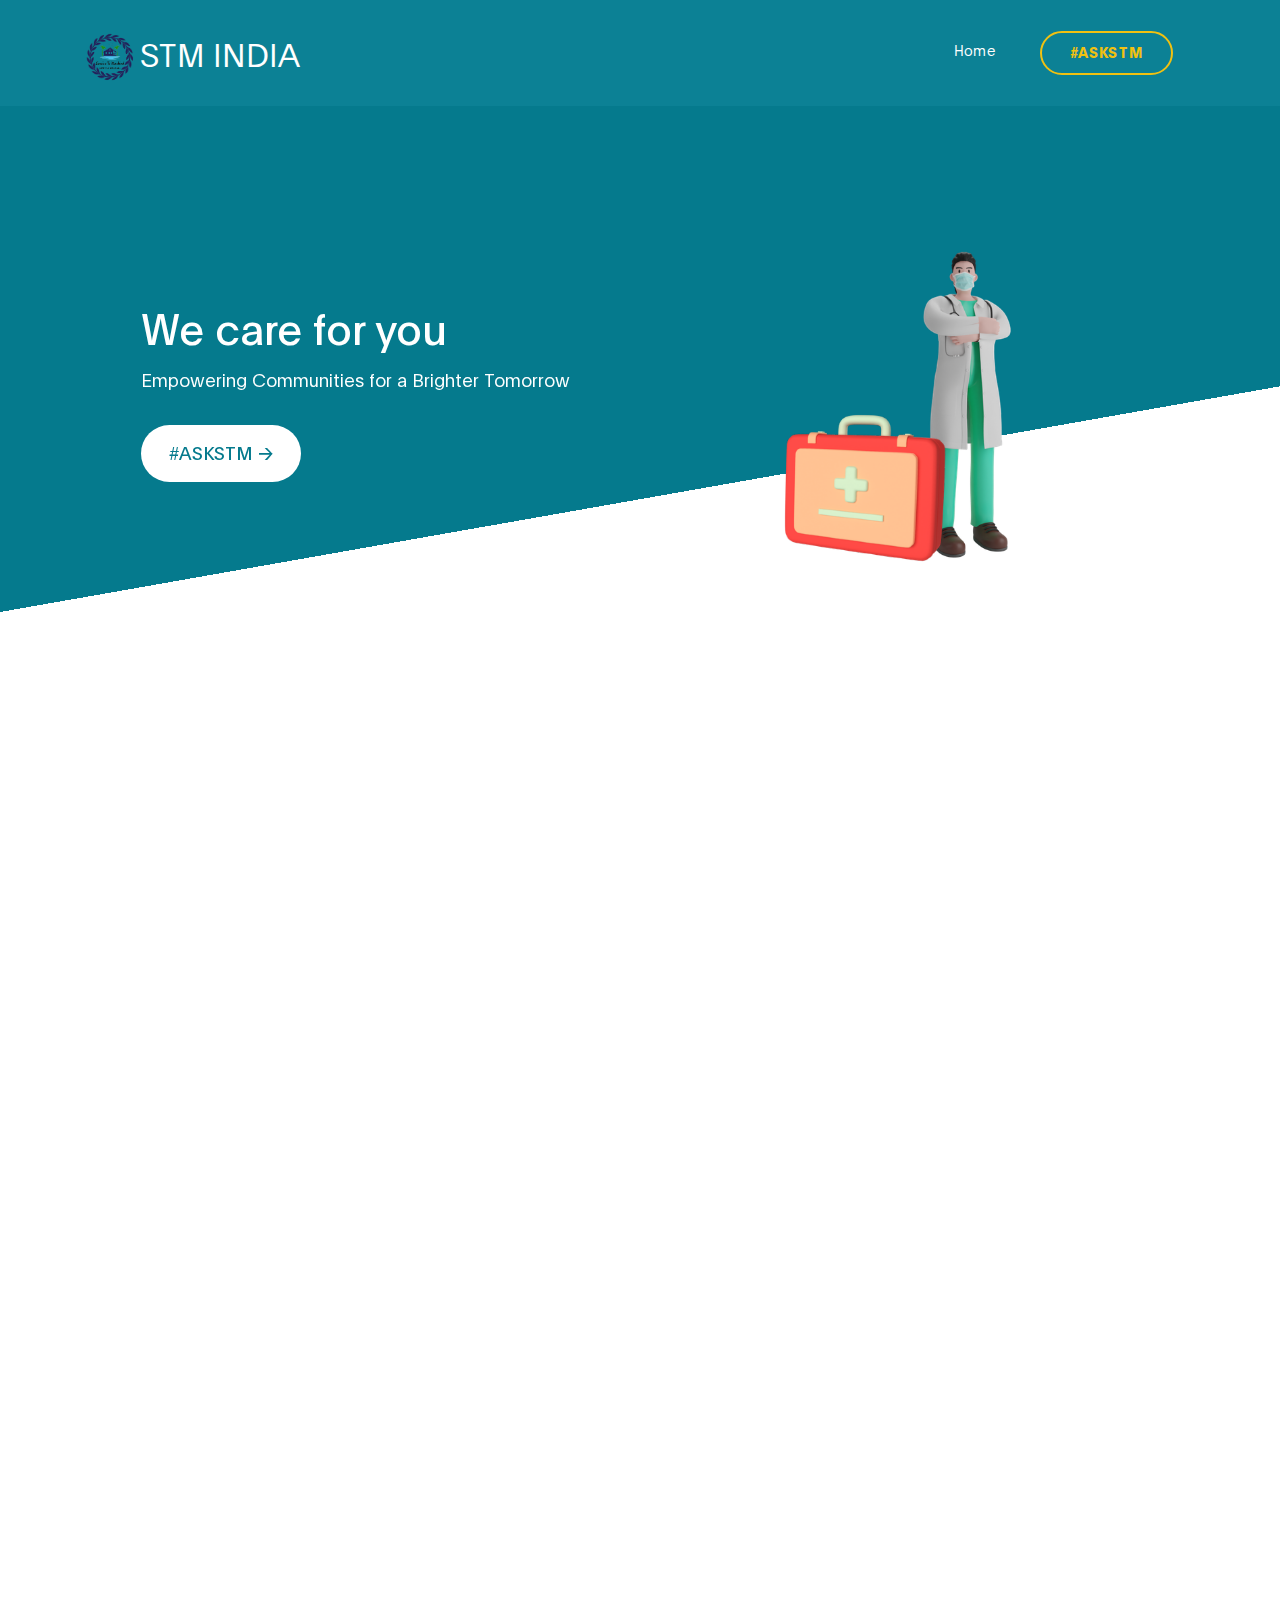
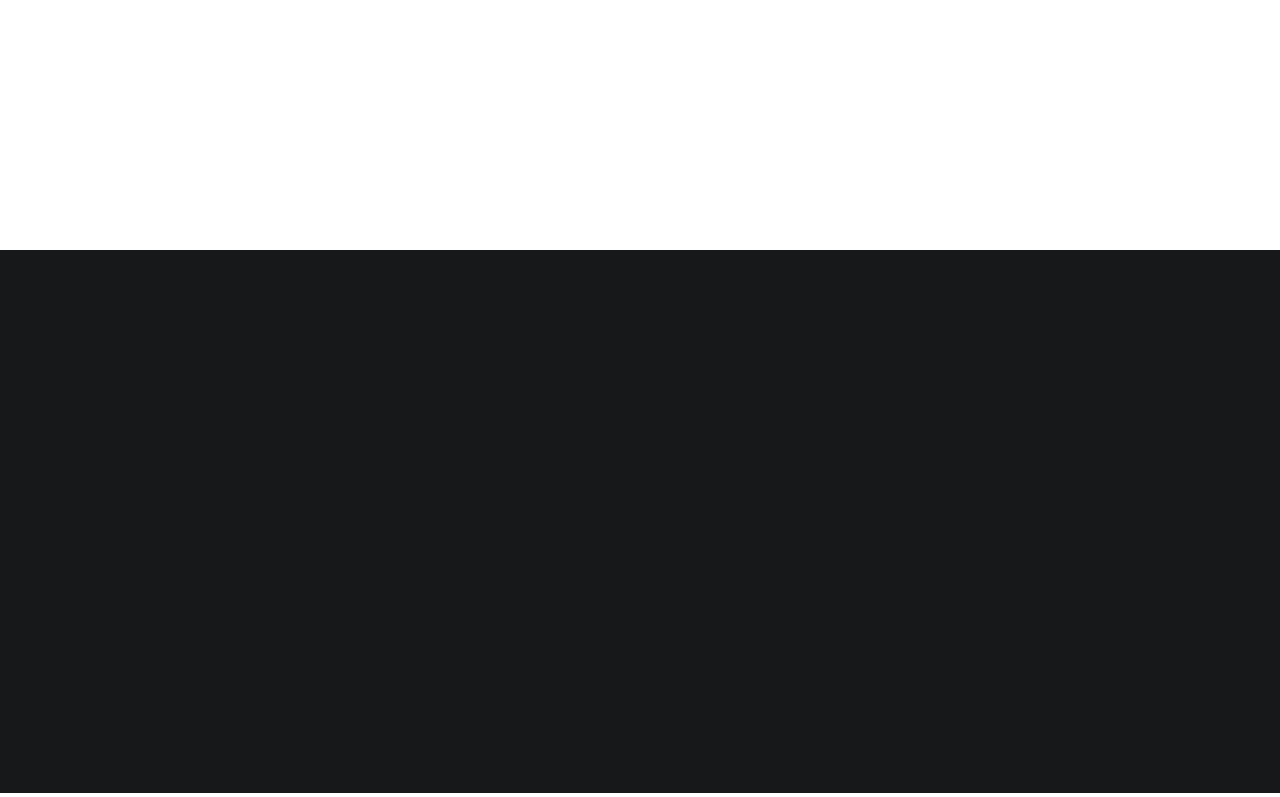
<file: index.html>
<!DOCTYPE html>
<html lang="en">
  <head>
    <title>STM IS WITH STUDENTS</title>
    <meta charset="UTF-8" />
    <meta http-equiv="X-UA-Compatible" content="IE=Edge" />
    <meta
      name="description"
      content="Drop Your Requirements To Us. Our Volunteer Will Contact And Help You To Fight With Covid. We Try To Arrange Beds, Plasma, Doctors Consultancy ..etc."
    />
    <meta
      name="keywords"
      content="financial aid, private consultation of doctors,carrer advices, student tutoring"
    />
    <meta name="author" content="https://stmorg.in" />
    <meta
      name="viewport"
      content="width=device-width, initial-scale=1, maximum-scale=1"
    />

    <link rel="stylesheet" href="css/bootstrap.min.css" />
    <link rel="stylesheet" href="css/font-awesome.min.css" />
    <link rel="stylesheet" href="css/aos.css" />
    <link rel="stylesheet" href="css/owl.carousel.min.css" />
    <link rel="stylesheet" href="css/owl.theme.default.min.css" />

    <link
      rel="apple-touch-icon"
      href="accesories/service_to_man_kind-20200709-0001.jpg"
      sizes="180x180"
    />
    <link
      rel="icon"
      href="accesories/fevicon 32.png"
      sizes="32x32"
      type="image/png"
    />
    <link
      rel="icon"
      href="accesories/fevicon 16.png"
      sizes="16x16"
      type="image/png"
    />
    <link rel="mask-icon" href="accesories/safari-tab.svg" color="#563d7c" />
    <link rel="icon" href="accesories/fevicon 32.ico" />
    <meta name="theme-color" content="#563d7c" />

    <!-- OG Meta Tags to improve the way the post looks when you share the page on LinkedIn, Facebook, Google+ -->
    <meta property="og:site_name" content="COVID.STMORG.IN" />
    <!-- website name -->
    <meta property="og:site" content="http://covid.stmorg.in" />
    <!-- website link -->
    <meta property="og:title" content="STM FIGHTS WITH COVID" />
    <!-- title shown in the actual shared post -->
    <meta
      property="og:description"
      content="Drop Your Requirements To Us. Our Volunteer Will Contact And Help You To fight with depression."
    />
    <!-- description shown in the actual shared post -->
    <meta property="og:image" content="accesories/covid19.jpg" />
    <meta property="og:image" content="accesories/covid.jpg" />
    <!-- image link, make sure it's jpg -->
    <meta property="og:url" content="http://covid.stmorg.in" />
    <!-- where do you want your post to link to -->
    <meta property="og:type" content="website" />
    <!-- og end -->

    <!-- MAIN CSS -->
    <link rel="stylesheet" href="css/templatemo-digital-trend.css" />
  </head>
  <body>
    <!-- MENU BAR -->
    <nav class="navbar navbar-expand-lg">
      <div class="container">
        <img
          style="margin-top: 7px; margin-right: 5px"
          src="images/logo.png"
          width="50px"
        />
        <a class="navbar-brand" href="index.html"> STM INDIA </a>

        <button
          class="navbar-toggler"
          type="button"
          data-toggle="collapse"
          data-target="#navbarNav"
          aria-controls="navbarNav"
          aria-expanded="false"
          aria-label="Toggle navigation"
        >
          <span class="navbar-toggler-icon"></span>
        </button>

        <div class="collapse navbar-collapse" id="navbarNav">
          <ul class="navbar-nav ml-auto">
            <li class="nav-item">
              <a href="index" class="nav-link smoothScroll">Home</a>
            </li>
            <!-- <li class="nav-item">
              <a href="#project" class="nav-link smoothScroll">Our Works</a>
            </li>
            <li class="nav-item">
              <a href="blog.html" class="nav-link">Blog</a>
            </li> -->
            <li class="nav-item">
              <a href="ask" class="nav-link contact">#ASKSTM</a>
            </li>
          </ul>
        </div>
      </div>
    </nav>

    <!-- HERO -->
    <section
      class="hero hero-bg d-flex justify-content-center align-items-center"
    >
      <div class="container">
        <div class="row">
          <div
            class="col-lg-6 col-md-10 col-12 d-flex flex-column justify-content-center align-items-center"
          >
            <div class="hero-text">
              <h1 class="text-white" data-aos="fade-up">We care for you</h1>
              <p data-aos="fade-up" class="text-white">
                Empowering Communities for a Brighter Tomorrow
              </p>

              <a
                href="ask"
                class="custom-btn btn-bg btn mt-3"
                data-aos="fade-up"
                data-aos-delay="100"
                >#ASKSTM -></a
              >

              <!-- <strong
                class="d-block py-3 pl-5 text-white"
                data-aos="fade-up"
                data-aos-delay="200"
                ><i class="fa fa-phone mr-2"></i>STM fights with covid.</strong
              > -->
            </div>
          </div>

          <div class="col-lg-6 col-12">
            <div class="hero-image" data-aos="fade-up" data-aos-delay="300">
              <img
                src="images/home-avatar.webp"
                class="img-fluid"
                alt="student_problems"
              />
            </div>
          </div>
        </div>
      </div>
    </section>

    <!-- ABOUT -->
    <section class="about section-padding pb-0" id="about">
      <div class="container">
        <div class="row">
          <div class="col-lg-7 mx-auto col-md-10 col-12">
            <div class="about-info">
              <h1 class="mb-4" data-aos="fade-up" style="color: #057a8d">
                What we do ?
              </h1>
              <h2 class="mb-4" data-aos="fade-up">Blood Requests</h2>

              <p class="mb-0" data-aos="fade-up">
                We connect donors with those in urgent need of blood, ensuring
                timely assistance during critical moments.
              </p>
            </div>
            <hr data-aos="fade-up" />
            <!-- oxygen availability -->
            <div class="about-info">
              <h2 class="mb-4" data-aos="fade-up">Psychological Assistance</h2>

              <p class="mb-0" data-aos="fade-up">
                Mental health is essential. We offer counseling and support to
                individuals dealing with emotional and psychological challenges.
              </p>
            </div>
            <hr data-aos="fade-up" />
            <!-- Beds availability -->
            <div class="about-info">
              <h2 class="mb-4" data-aos="fade-up">Medical Assistance</h2>

              <p class="mb-0" data-aos="fade-up">
                Our team of healthcare professionals and volunteers work
                tirelessly to provide medical support to those facing health
                challenges.
              </p>
            </div>
            <hr data-aos="fade-up" />
            <!-- Ventillators availability -->
            <div class="about-info">
              <h2 class="mb-4" data-aos="fade-up">
                Orphanage/Old Age Home Needs
              </h2>

              <p class="mb-0" data-aos="fade-up">
                We extend a helping hand to orphanages and senior care
                facilities, addressing their specific needs and enhancing the
                lives of their residents.
              </p>
            </div>

            <div class="about-image" data-aos="fade-up" data-aos-delay="200">
              <img src="images/office.png" class="img-fluid" alt="office" />
            </div>
          </div>
        </div>
      </div>
    </section>

    <!-- PROJECT -->
    <!-- <section class="project section-padding" id="project">
      <div class="container-fluid">
        <div class="row">
          <div class="col-lg-12 col-12">
            <h2 class="mb-5 text-center" data-aos="fade-up">
              Please take a look through our
              <strong>featured Digital Trends</strong>
            </h2>

            <div class="owl-carousel owl-theme" id="project-slide">
              <div
                class="item project-wrapper"
                data-aos="fade-up"
                data-aos-delay="100"
              >
                <img
                  src="images/project/project-image01.jpg"
                  class="img-fluid"
                  alt="project image"
                />

                <div class="project-info">
                  <small>Marketing</small>

                  <h3>
                    <a href="project-detail.html">
                      <span>Sweet Go Agency</span>
                      <i class="fa fa-angle-right project-icon"></i>
                    </a>
                  </h3>
                </div>
              </div>

              <div class="item project-wrapper" data-aos="fade-up">
                <img
                  src="images/project/project-image02.jpg"
                  class="img-fluid"
                  alt="project image"
                />

                <div class="project-info">
                  <small>Website</small>

                  <h3>
                    <a href="project-detail.html">
                      <span>Smart Ladies</span>
                      <i class="fa fa-angle-right project-icon"></i>
                    </a>
                  </h3>
                </div>
              </div>

              <div class="item project-wrapper" data-aos="fade-up">
                <img
                  src="images/project/project-image03.jpg"
                  class="img-fluid"
                  alt="project image"
                />

                <div class="project-info">
                  <small>Branding</small>

                  <h3>
                    <a href="project-detail.html">
                      <span>Shoes factory</span>
                      <i class="fa fa-angle-right project-icon"></i>
                    </a>
                  </h3>
                </div>
              </div>

              <div class="item project-wrapper" data-aos="fade-up">
                <img
                  src="images/project/project-image04.jpg"
                  class="img-fluid"
                  alt="project image"
                />

                <div class="project-info">
                  <small>Social Media</small>

                  <h3>
                    <a href="project-detail.html">
                      <span>Race Bicycle</span>
                      <i class="fa fa-angle-right project-icon"></i>
                    </a>
                  </h3>
                </div>
              </div>

              <div class="item project-wrapper" data-aos="fade-up">
                <img
                  src="images/project/project-image05.jpg"
                  class="img-fluid"
                  alt="project image"
                />

                <div class="project-info">
                  <small>Video</small>

                  <h3>
                    <a href="project-detail.html">
                      <span>Ultimate HealthCare</span>
                      <i class="fa fa-angle-right project-icon"></i>
                    </a>
                  </h3>
                </div>
              </div>
            </div>
          </div>
        </div>
      </div>
    </section> -->

    <!-- TESTIMONIAL -->
    <!-- <section class="testimonial section-padding">
      <div class="container">
        <div class="row">
          <div class="col-lg-6 col-md-5 col-12">
            <div class="contact-image" data-aos="fade-up">
              <img
                src="images/female-avatar.png"
                class="img-fluid"
                alt="website"
              />
            </div>
          </div>

          <div class="col-lg-6 col-md-7 col-12">
            <h4 class="my-5 pt-3" data-aos="fade-up" data-aos-delay="100">
              Client Testimonials
            </h4>

            <div class="quote" data-aos="fade-up" data-aos-delay="200"></div>

            <h2 class="mb-4" data-aos="fade-up" data-aos-delay="300">
              Lorem ipsum Sed eiusmod esse aliqua sed incididunt aliqua
              incididunt mollit id et sit proident dolor nulla sed commodo.
            </h2>

            <p data-aos="fade-up" data-aos-delay="400">
              <strong>Mary Zoe</strong>

              <span class="mx-1">/</span>

              <small>Digital Agency (CEO)</small>
            </p>
          </div>
        </div>
      </div>
    </section> -->

    <footer class="site-footer">
      <div class="container">
        <div class="row">
          <div class="col-lg-5 mx-lg-auto col-md-8 col-10">
            <h1 class="text-white" data-aos="fade-up" data-aos-delay="100">
              Your health is your family's happiness....<br />
              <strong>We cares - STM</strong>
            </h1>
          </div>

          <div
            class="col-lg-3 col-md-6 col-12"
            data-aos="fade-up"
            data-aos-delay="200"
          >
            <h4 class="my-4">Contact Info</h4>

            <p class="mb-1">
              <i class="fa fa-phone mr-2 footer-icon"></i>
              +91 7729812798
            </p>

            <!-- <p>
              <a href="#">
                <i class="fa fa-envelope mr-2 footer-icon"></i>
                servicetomankindorganization@gmail.com
              </a>
            </p> -->
          </div>

          <div
            class="col-lg-3 col-md-6 col-12"
            data-aos="fade-up"
            data-aos-delay="300"
          >
            <h4 class="my-4">Address :</h4>

            <p class="mb-1">
              <i class="fa fa-home mr-2 footer-icon"></i>
              H.No - 109/B, Lakshmi Nagar Colony, Suraram, Hyderabad, 500055
            </p>
          </div>

          <div
            class="col-lg-4 mx-lg-auto text-center col-md-8 col-12"
            data-aos="fade-up"
            data-aos-delay="400"
          >
            <p class="copyright-text">
              Copyright &copy; 2021 Stmorg.in
              <br />
            </p>
          </div>

          <!-- <div
            class="col-lg-4 mx-lg-auto col-md-6 col-12"
            data-aos="fade-up"
            data-aos-delay="500"
          >
            <ul class="footer-link">
              <li><a href="#">Stories</a></li>
              <li><a href="#">Work with us</a></li>
              <li><a href="#">Privacy</a></li>
            </ul>
          </div> -->

          <div
            class="col-lg-3 mx-lg-auto col-md-6 col-12"
            data-aos="fade-up"
            data-aos-delay="600"
          >
            <ul class="social-icon">
              <li>
                <a
                  href="https://www.instagram.com/servicetomankindorg/"
                  class="fa fa-instagram"
                ></a>
              </li>
              <li>
                <a href="https:/twitter.com/STM_ORG" class="fa fa-twitter"></a>
              </li>
              <li>
                <a
                  href="https://facebook.com/stmorg.in"
                  class="fa fa-facebook"
                ></a>
              </li>
              <li>
                <a
                  href="https://www.youtube.com/channel/UCbdtIhRfuRYZbAQvM76lBOQ?view_as=subscriber"
                  class="fa fa-youtube"
                ></a>
              </li>
            </ul>
          </div>
        </div>
      </div>
    </footer>

    <!-- SCRIPTS -->
    <script src="js/jquery.min.js"></script>
    <script src="js/bootstrap.min.js"></script>
    <script src="js/aos.js"></script>
    <script src="js/owl.carousel.min.js"></script>
    <script src="js/smoothscroll.js"></script>
    <script src="js/custom.js"></script>
  </body>
</html>
</file>
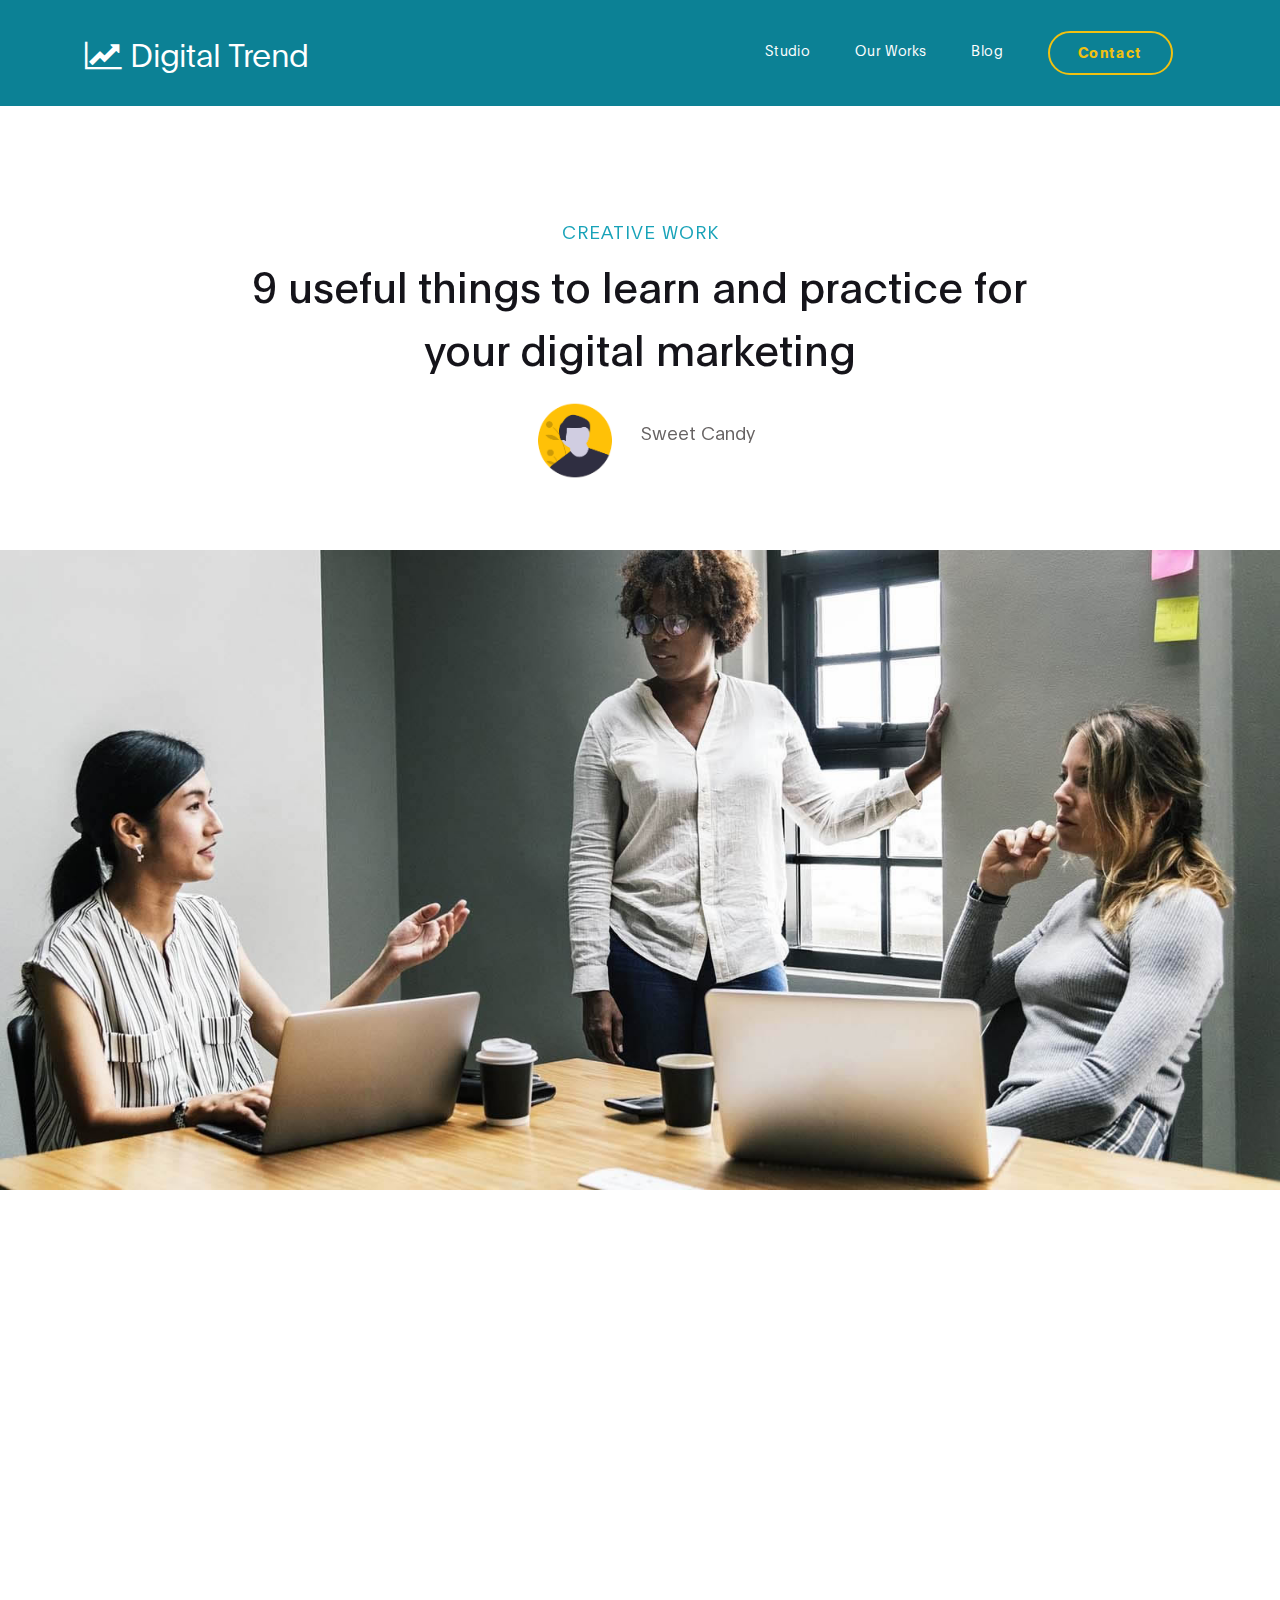
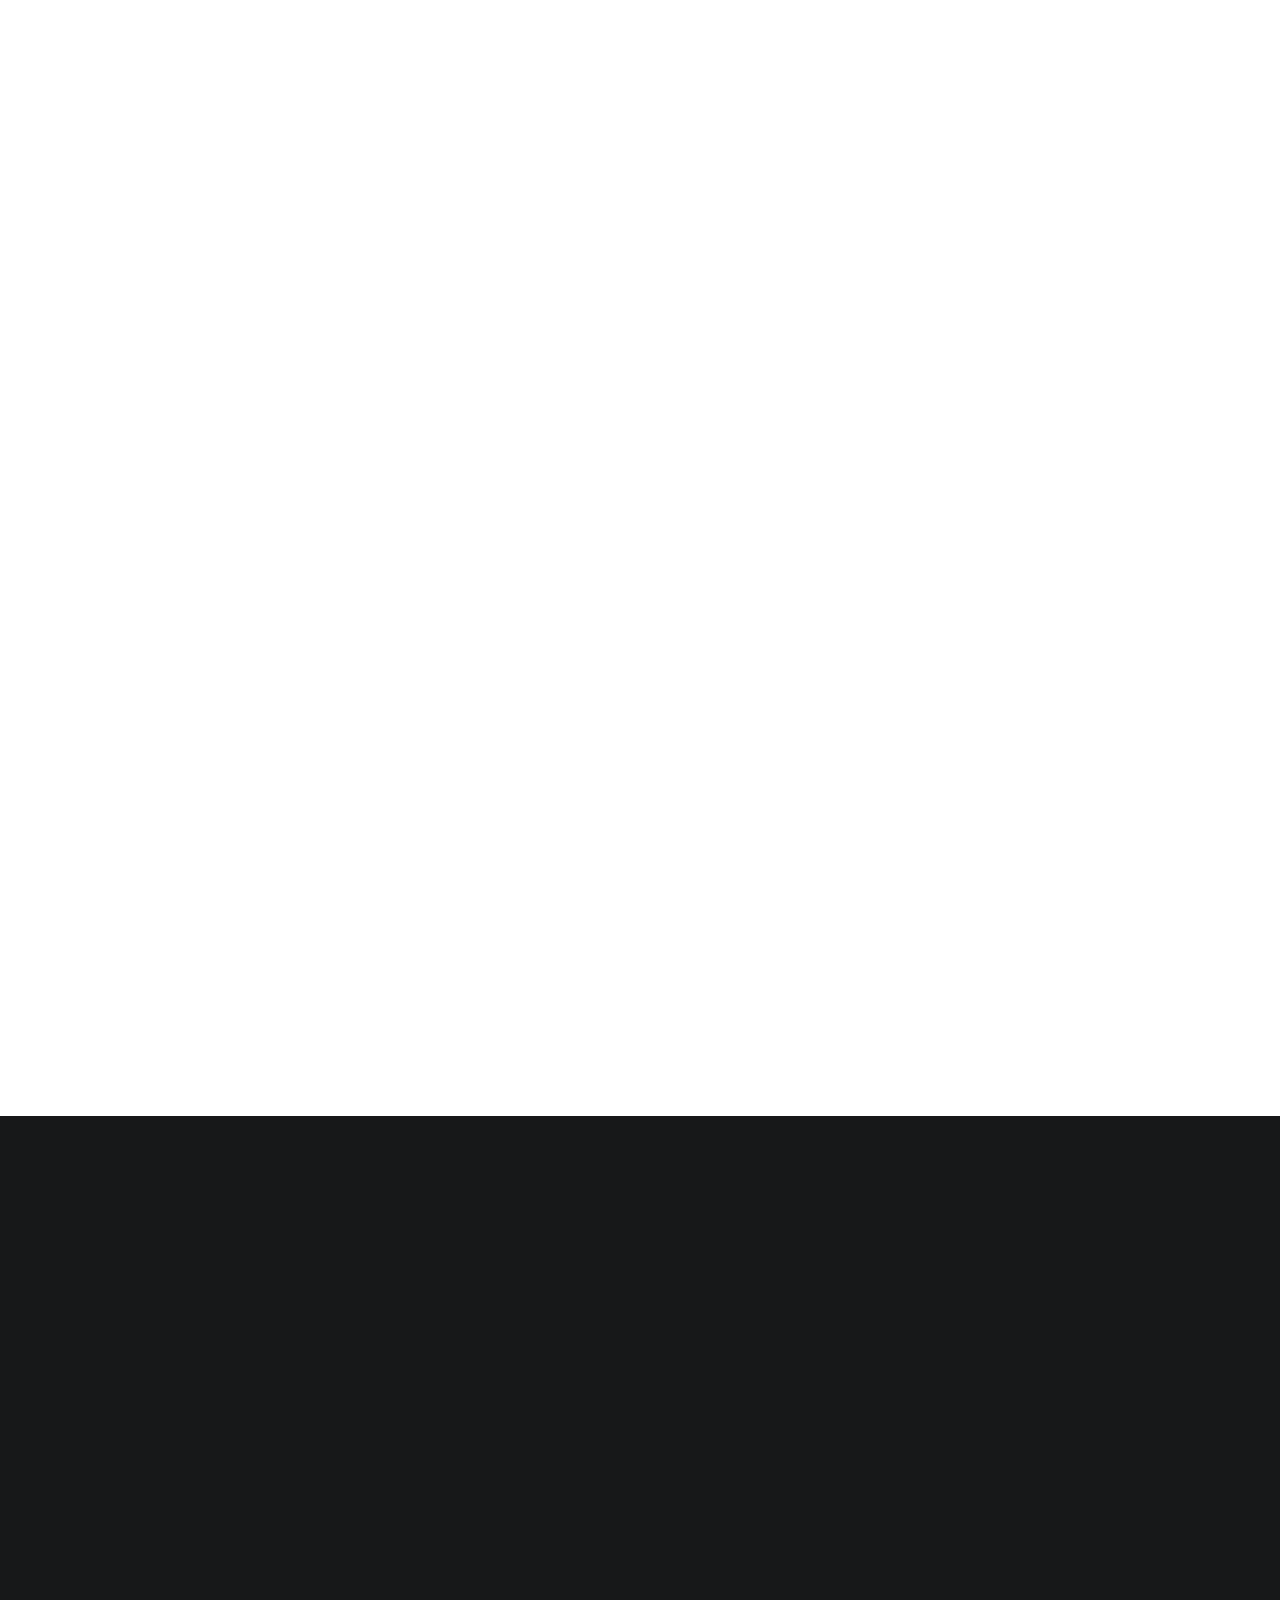
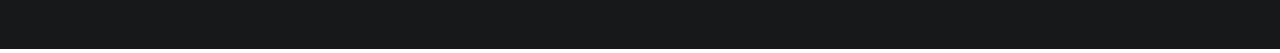
<file: blog-detail.html>
<!DOCTYPE html>
<html lang="en">
<head>

     <title>Digital Trend - Blog Detail</title>
<!--

DIGITAL TREND

https://templatemo.com/tm-538-digital-trend

-->
     <meta charset="UTF-8">
     <meta http-equiv="X-UA-Compatible" content="IE=Edge">
     <meta name="description" content="">
     <meta name="keywords" content="">
     <meta name="author" content="">
     <meta name="viewport" content="width=device-width, initial-scale=1, maximum-scale=1">

     <link rel="stylesheet" href="css/bootstrap.min.css">
     <link rel="stylesheet" href="css/font-awesome.min.css">
     <link rel="stylesheet" href="css/aos.css">
     <link rel="stylesheet" href="css/owl.carousel.min.css">
     <link rel="stylesheet" href="css/owl.theme.default.min.css">

     <!-- MAIN CSS -->
     <link rel="stylesheet" href="css/templatemo-digital-trend.css">

</head>
<body>

     <!-- MENU BAR -->
    <nav class="navbar navbar-expand-lg position-relative">
        <div class="container">
            <a class="navbar-brand" href="index.html">
              <i class="fa fa-line-chart"></i>
              Digital Trend
            </a>

            <button class="navbar-toggler" type="button" data-toggle="collapse" data-target="#navbarNav" aria-controls="navbarNav" aria-expanded="false"
                aria-label="Toggle navigation">
                <span class="navbar-toggler-icon"></span>
            </button>

            <div class="collapse navbar-collapse" id="navbarNav">
                <ul class="navbar-nav ml-auto">
                    <li class="nav-item">
                        <a href="index.html#about" class="nav-link">Studio</a>
                    </li>
                    <li class="nav-item">
                        <a href="index.html#project" class="nav-link">Our Works</a>
                    </li>
                    <li class="nav-item">
                        <a href="blog.html" class="nav-link">Blog</a>
                    </li>
                    <li class="nav-item">
                        <a href="contact.html" class="nav-link contact">Contact</a>
                    </li>
                </ul>
            </div>
        </div>
    </nav>


     <!-- BLOG DETAIL -->
     <section class="project-detail section-padding-half">
          <div class="container">
               <div class="row">

                    <div class="col-lg-9 mx-auto col-md-10 col-12 mt-lg-5 text-center" data-aos="fade-up">
                      <h4 class="blog-category text-info">Creative Work</h4>
                      
                      <h1>9 useful things to learn and practice for your digital marketing</h1>

                      <div class="client-info">
                          <div class="d-flex justify-content-center align-items-center mt-3">
                            <img src="images/project/project-detail/male-avatar.png" class="img-fluid" alt="male avatar">

                            <p>Sweet Candy</p>
                          </div>
                      </div>
                    </div>

               </div>
          </div>
     </section>


     <div class="full-image text-center" data-aos="zoom-in">
       <img src="images/blog/blog-header-image.jpg" class="img-fluid" alt="blog header">
     </div>


     <!-- BLOG DETAIL -->
     <section class="project-detail">
          <div class="container">
               <div class="row">

                  <div class="col-lg-9 mx-auto col-md-11 col-12 my-5 pt-3" data-aos="fade-up">

                    <h2 class="mb-3">Etiam quis metus elementum, tempor risus vel, condimentum orci.</h2>

                    <p>Mauris in convallis nunc, non facilisis arcu. Nunc sapien nulla, interdum at diam non, aliquam vestibulum leo. Fusce laoreet malesuada ante, consectetur consequat ante tempor et. Quisque ac risus ligula.</p>

                    <p>Suspendisse bibendum tortor at est placerat auctor. Phasellus tortor est, bibendum eu ex eu, tincidunt efficitur nunc. Orci varius natoque penatibus et magnis dis parturient montes, nascetur ridiculus mus.</p>

                    <ul class="list-detail py-3">
                      <li><span>Quisque at condimentum est. Duis sollicitudin urna id elit pulvinar placerat. Ut ac dui in ex vulputate dictum.</span></li>

                      <li><span>Mauris vitae tellus nisi. Morbi rutrum lacus sit amet volutpat viverra.</span></li>

                      <li><span> Integer maximus sem ut ipsum blandit elementum. Nullam sollicitudin accumsan commodo.</span></li>
                    </ul>

                    <p>Sed leo nisl, posuere at molestie ac, suscipit auctor mauris. Etiam quis metus elementum, tempor risus vel, condimentum orci.</p>

                    <h2 class="mt-5 mb-3">Curabitur tempus vel libero lobortis feugiat</h2>

                    <p>Orci varius natoque penatibus et magnis dis parturient montes, nascetur ridiculus mus. Mauris in convallis nunc, non facilisis arcu. Nunc sapien nulla, interdum at diam non, aliquam vestibulum leo.</p>

                    <blockquote>Phasellus dapibus ex sed dolor blandit, efficitur iaculis ipsum scelerisque. Cras elementum nibh id felis sagittis, sit amet pellentesque ligula porttitor. Fusce laoreet malesuada ante, consectetur consequat ante tempor et. Quisque ac risus ligula.</blockquote>
                    </div>
               </div>

              <div class="col-lg-8 mx-auto mb-5 pb-5 col-12" data-aos="fade-up">

                <h3 class="my-3" data-aos="fade-up">Leave a comment</h3>

                <form action="#" method="get"  class="contact-form" data-aos="fade-up" data-aos-delay="300" role="form">
                  <div class="row">
                    <div class="col-lg-6 col-12">
                      <input type="text" class="form-control" name="name" placeholder="Name">
                    </div>

                    <div class="col-lg-6 col-12">
                      <input type="email" class="form-control" name="email" placeholder="Email">
                    </div>

                    <div class="col-lg-12 col-12">
                      <textarea class="form-control" rows="6" name="message" placeholder="Message"></textarea>
                    </div>

                    <div class="col-lg-5 mx-auto col-7">
                      <button type="submit" class="form-control" id="submit-button" name="submit">Submit Comment</button>
                    </div>
                  </div>
                </form>
              </div>
              
          </div>
          
     </section>


    <footer class="site-footer">
      <div class="container">
        <div class="row">

          <div class="col-lg-5 mx-lg-auto col-md-8 col-10">
            <h1 class="text-white" data-aos="fade-up" data-aos-delay="100">We make creative <strong>brands</strong> only.</h1>
          </div>

          <div class="col-lg-3 col-md-6 col-12" data-aos="fade-up" data-aos-delay="200">
            <h4 class="my-4">Contact Info</h4>

            <p class="mb-1">
              <i class="fa fa-phone mr-2 footer-icon"></i> 
              +99 080 070 4224
            </p>

            <p>
              <a href="#">
                <i class="fa fa-envelope mr-2 footer-icon"></i>
                hello@company.com
              </a>
            </p>
          </div>

          <div class="col-lg-3 col-md-6 col-12" data-aos="fade-up" data-aos-delay="300">
            <h4 class="my-4">Our Studio</h4>

            <p class="mb-1">
              <i class="fa fa-home mr-2 footer-icon"></i> 
              Av. Lúcio Costa - Barra da Tijuca, Rio de Janeiro - RJ, Brazil
            </p>
          </div>

          <div class="col-lg-4 mx-lg-auto text-center col-md-8 col-12" data-aos="fade-up" data-aos-delay="400">
            <p class="copyright-text">Copyright &copy; 2020 Your Company
            <br>
            <a rel="nofollow noopener" href="https://templatemo.com">Design: TemplateMo</a></p>
          </div>

          <div class="col-lg-4 mx-lg-auto col-md-6 col-12" data-aos="fade-up" data-aos-delay="500">
            
            <ul class="footer-link">
              <li><a href="#">Stories</a></li>
              <li><a href="#">Work with us</a></li>
              <li><a href="#">Privacy</a></li>
            </ul>
          </div>

          <div class="col-lg-3 mx-lg-auto col-md-6 col-12" data-aos="fade-up" data-aos-delay="600">
            <ul class="social-icon">
              <li><a href="#" class="fa fa-instagram"></a></li>
              <li><a href="#" class="fa fa-twitter"></a></li>
              <li><a href="#" class="fa fa-dribbble"></a></li>
              <li><a href="#" class="fa fa-behance"></a></li>
            </ul>
          </div>

        </div>
      </div>
    </footer>


     <!-- SCRIPTS -->
     <script src="js/jquery.min.js"></script>
     <script src="js/bootstrap.min.js"></script>
     <script src="js/aos.js"></script>
     <script src="js/owl.carousel.min.js"></script>
     <script src="js/custom.js"></script>

</body>
</html>
</file>
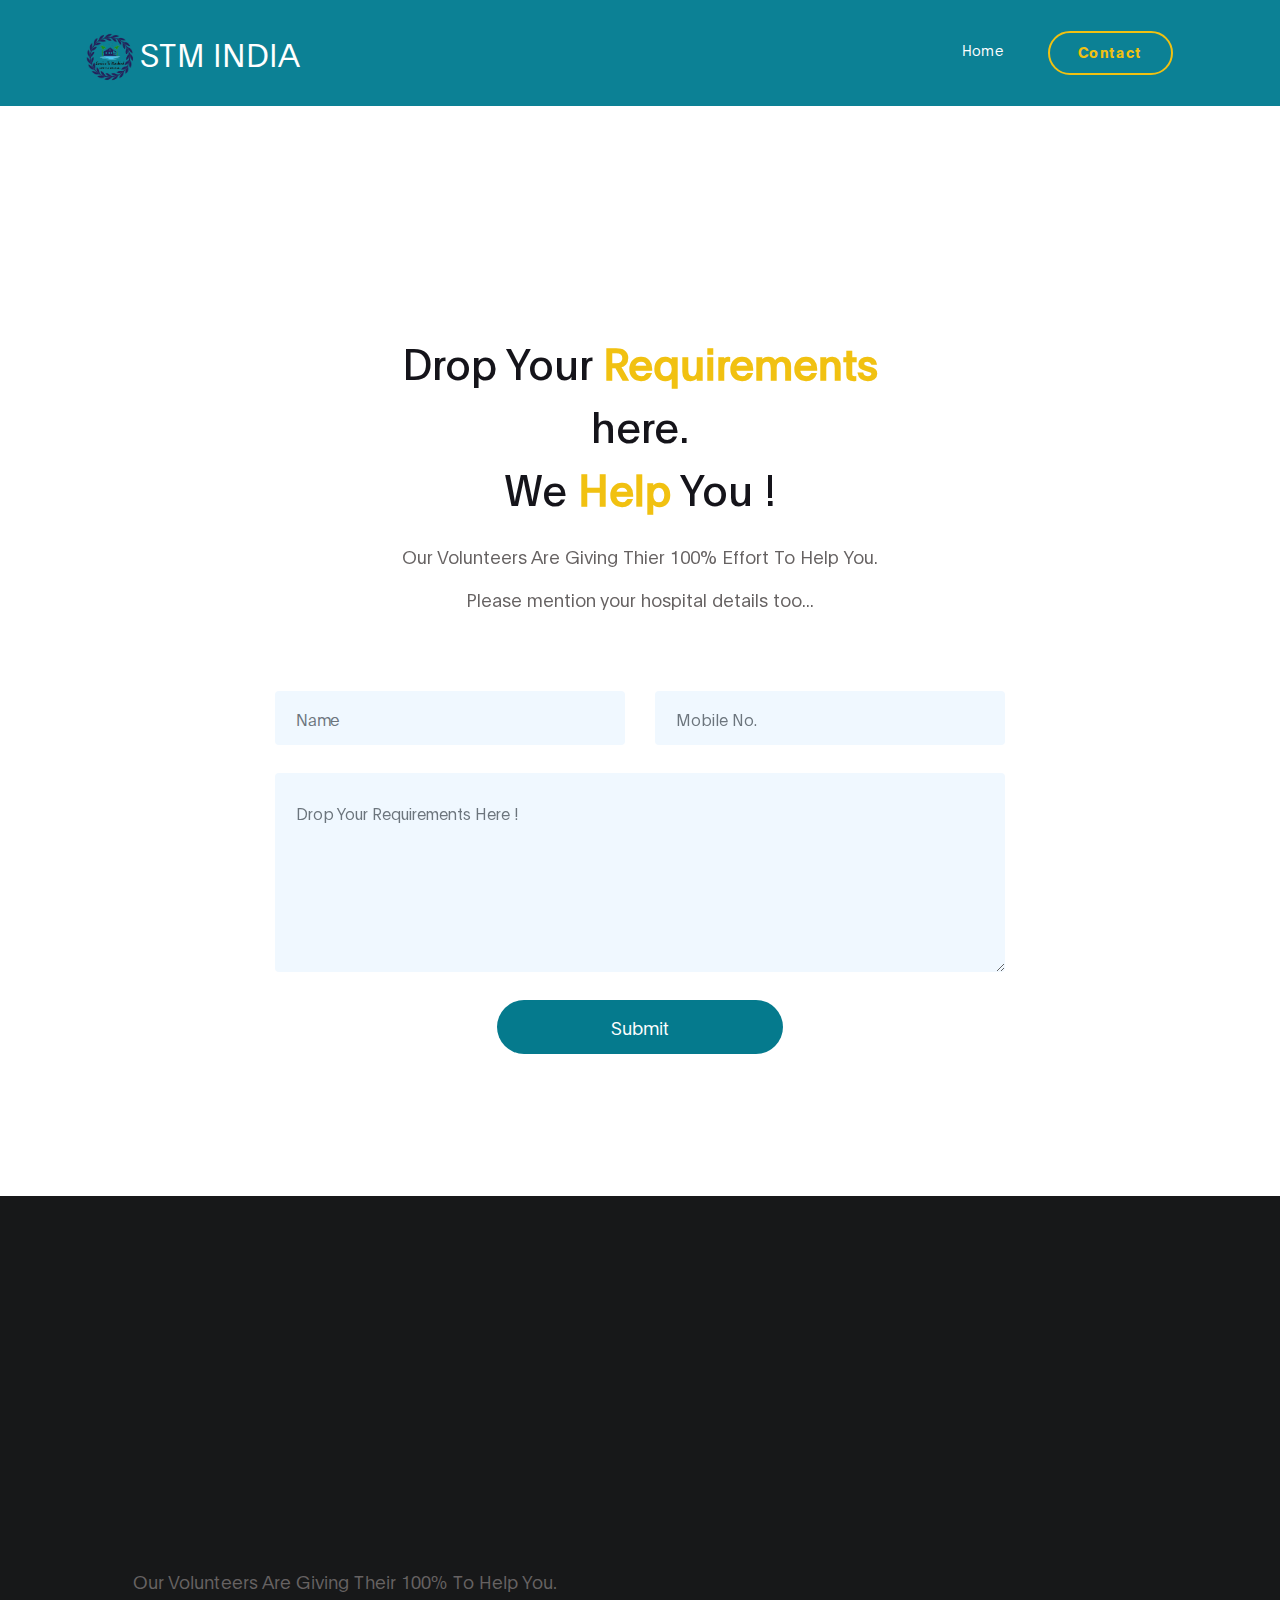
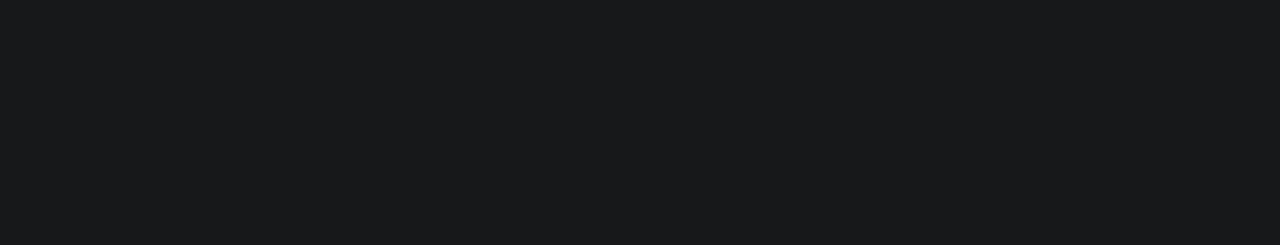
<file: contact.html>
<!DOCTYPE html>
<html lang="en">
  <head>
    <title>STM FIGHTS WITH COVID</title>

    <meta charset="UTF-8" />
    <meta http-equiv="X-UA-Compatible" content="IE=Edge" />
    <meta name="description" content="" />
    <meta name="keywords" content="" />
    <meta name="author" content="" />
    <meta
      name="viewport"
      content="width=device-width, initial-scale=1, maximum-scale=1"
    />

    <link rel="stylesheet" href="css/bootstrap.min.css" />
    <link rel="stylesheet" href="css/font-awesome.min.css" />
    <link rel="stylesheet" href="css/aos.css" />
    <link rel="stylesheet" href="css/owl.carousel.min.css" />
    <link rel="stylesheet" href="css/owl.theme.default.min.css" />

    <link
      rel="apple-touch-icon"
      href="accesories/service_to_man_kind-20200709-0001.jpg"
      sizes="180x180"
    />
    <link
      rel="icon"
      href="accesories/fevicon 32.png"
      sizes="32x32"
      type="image/png"
    />
    <link
      rel="icon"
      href="accesories/fevicon 16.png"
      sizes="16x16"
      type="image/png"
    />
    <link rel="mask-icon" href="accesories/safari-tab.svg" color="#563d7c" />
    <link rel="icon" href="accesories/fevicon 32.ico" />
    <meta name="theme-color" content="#563d7c" />

    <!-- MAIN CSS -->
    <link rel="stylesheet" href="css/templatemo-digital-trend.css" />
  </head>
  <body>
    <!-- MENU BAR -->
    <nav class="navbar navbar-expand-lg">
      <div class="container">
        <img
          style="margin-top: 7px; margin-right: 5px"
          src="images/logo.png"
          width="50px"
        />
        <a class="navbar-brand" href="index.html"> STM INDIA </a>

        <button
          class="navbar-toggler"
          type="button"
          data-toggle="collapse"
          data-target="#navbarNav"
          aria-controls="navbarNav"
          aria-expanded="false"
          aria-label="Toggle navigation"
        >
          <span class="navbar-toggler-icon"></span>
        </button>

        <div class="collapse navbar-collapse" id="navbarNav">
          <ul class="navbar-nav ml-auto">
            <li class="nav-item">
              <a href="index" class="nav-link smoothScroll">Home</a>
            </li>
            <!-- <li class="nav-item">
              <a href="#project" class="nav-link smoothScroll">Our Works</a>
            </li>
            <li class="nav-item">
              <a href="blog.html" class="nav-link">Blog</a>
            </li> -->
            <li class="nav-item">
              <a href="contact.html" class="nav-link contact">Contact</a>
            </li>
          </ul>
        </div>
      </div>
    </nav>

    <!-- CONTACT -->
    <section class="contact section-padding">
      <div class="container">
        <div class="row">
          <div
            class="col-lg-6 mx-auto col-md-7 col-12 py-5 mt-5 text-center"
            data-aos="fade-up"
          >
            <h1 class="mb-4">
              Drop Your <strong>Requirements</strong> here. <br />
              We <strong>Help</strong> You !
            </h1>
            <p>Our Volunteers Are Giving Thier 100% Effort To Help You.</p>
            <p>Please mention your hospital details too...</p>
          </div>

          <div class="col-lg-8 mx-auto col-md-10 col-12">
            <!-- Follow https://templatemo.com/contact page to setup your own contact form -->

            <form
              action="askstm"
              method="post"
              class="contact-form"
              data-aos="fade-up"
              data-aos-delay="300"
              role="form"
            >
              <div class="row">
                <div class="col-lg-6 col-12">
                  <input
                    type="text"
                    class="form-control"
                    name="name"
                    placeholder="Name"
                  />
                </div>

                <div class="col-lg-6 col-12">
                  <input
                    type="Mobile"
                    class="form-control"
                    name="number"
                    placeholder="Mobile No."
                  />
                </div>

                <div class="col-lg-12 col-12">
                  <textarea
                    class="form-control"
                    rows="6"
                    name="message"
                    placeholder="Drop Your Requirements Here !"
                  ></textarea>
                </div>

                <div class="col-lg-5 mx-auto col-7">
                  <button
                    type="submit"
                    class="form-control"
                    id="submit-button"
                    name="submit"
                  >
                    Submit
                  </button>
                </div>
              </div>
            </form>
          </div>
        </div>
      </div>
    </section>

    <footer class="site-footer">
      <div class="container">
        <div class="row">
          <div class="col-lg-5 mx-lg-auto col-md-8 col-10">
            <h1 class="text-white" data-aos="fade-up" data-aos-delay="100">
              Your health is your family's happiness.... Take care...
              <strong>STAY HOME STAY SAFE</strong>
            </h1>
            <p>Our Volunteers Are Giving Their 100% To Help You.</p>
          </div>

          <div
            class="col-lg-3 col-md-6 col-12"
            data-aos="fade-up"
            data-aos-delay="200"
          >
            <h4 class="my-4">Contact Info</h4>

            <p class="mb-1">
              <i class="fa fa-phone mr-2 footer-icon"></i>
              +91 7729812798
            </p>

            <!-- <p>
              <a href="#">
                <i class="fa fa-envelope mr-2 footer-icon"></i>
                servicetomankindorganization@gmail.com
              </a>
            </p> -->
          </div>

          <div
            class="col-lg-3 col-md-6 col-12"
            data-aos="fade-up"
            data-aos-delay="300"
          >
            <h4 class="my-4">Address :</h4>

            <p class="mb-1">
              <i class="fa fa-home mr-2 footer-icon"></i>
              H.No - 109/B, Lakshmi Nagar Colony, Suraram, Hyderabad, 500055
            </p>
          </div>

          <div
            class="col-lg-4 mx-lg-auto text-center col-md-8 col-12"
            data-aos="fade-up"
            data-aos-delay="400"
          >
            <p class="copyright-text">
              Copyright &copy; 2021 Stmorg.in
              <br />
            </p>
          </div>

          <!-- <div
            class="col-lg-4 mx-lg-auto col-md-6 col-12"
            data-aos="fade-up"
            data-aos-delay="500"
          >
            <ul class="footer-link">
              <li><a href="#">Stories</a></li>
              <li><a href="#">Work with us</a></li>
              <li><a href="#">Privacy</a></li>
            </ul>
          </div> -->

          <div
            class="col-lg-3 mx-lg-auto col-md-6 col-12"
            data-aos="fade-up"
            data-aos-delay="600"
          >
            <ul class="social-icon">
              <li>
                <a
                  href="https://www.instagram.com/servicetomankindorg/"
                  class="fa fa-instagram"
                ></a>
              </li>
              <li>
                <a href="https:/twitter.com/STM_ORG" class="fa fa-twitter"></a>
              </li>
              <li>
                <a
                  href="https://facebook.com/stmorg.in"
                  class="fa fa-facebook"
                ></a>
              </li>
              <li>
                <a
                  href="https://www.youtube.com/channel/UCbdtIhRfuRYZbAQvM76lBOQ?view_as=subscriber"
                  class="fa fa-youtube"
                ></a>
              </li>
            </ul>
          </div>
        </div>
      </div>
    </footer>

    <!-- SCRIPTS -->
    <script src="js/jquery.min.js"></script>
    <script src="js/bootstrap.min.js"></script>
    <script src="js/aos.js"></script>
    <script src="js/owl.carousel.min.js"></script>
    <script src="js/custom.js"></script>
  </body>
</html>
</file>
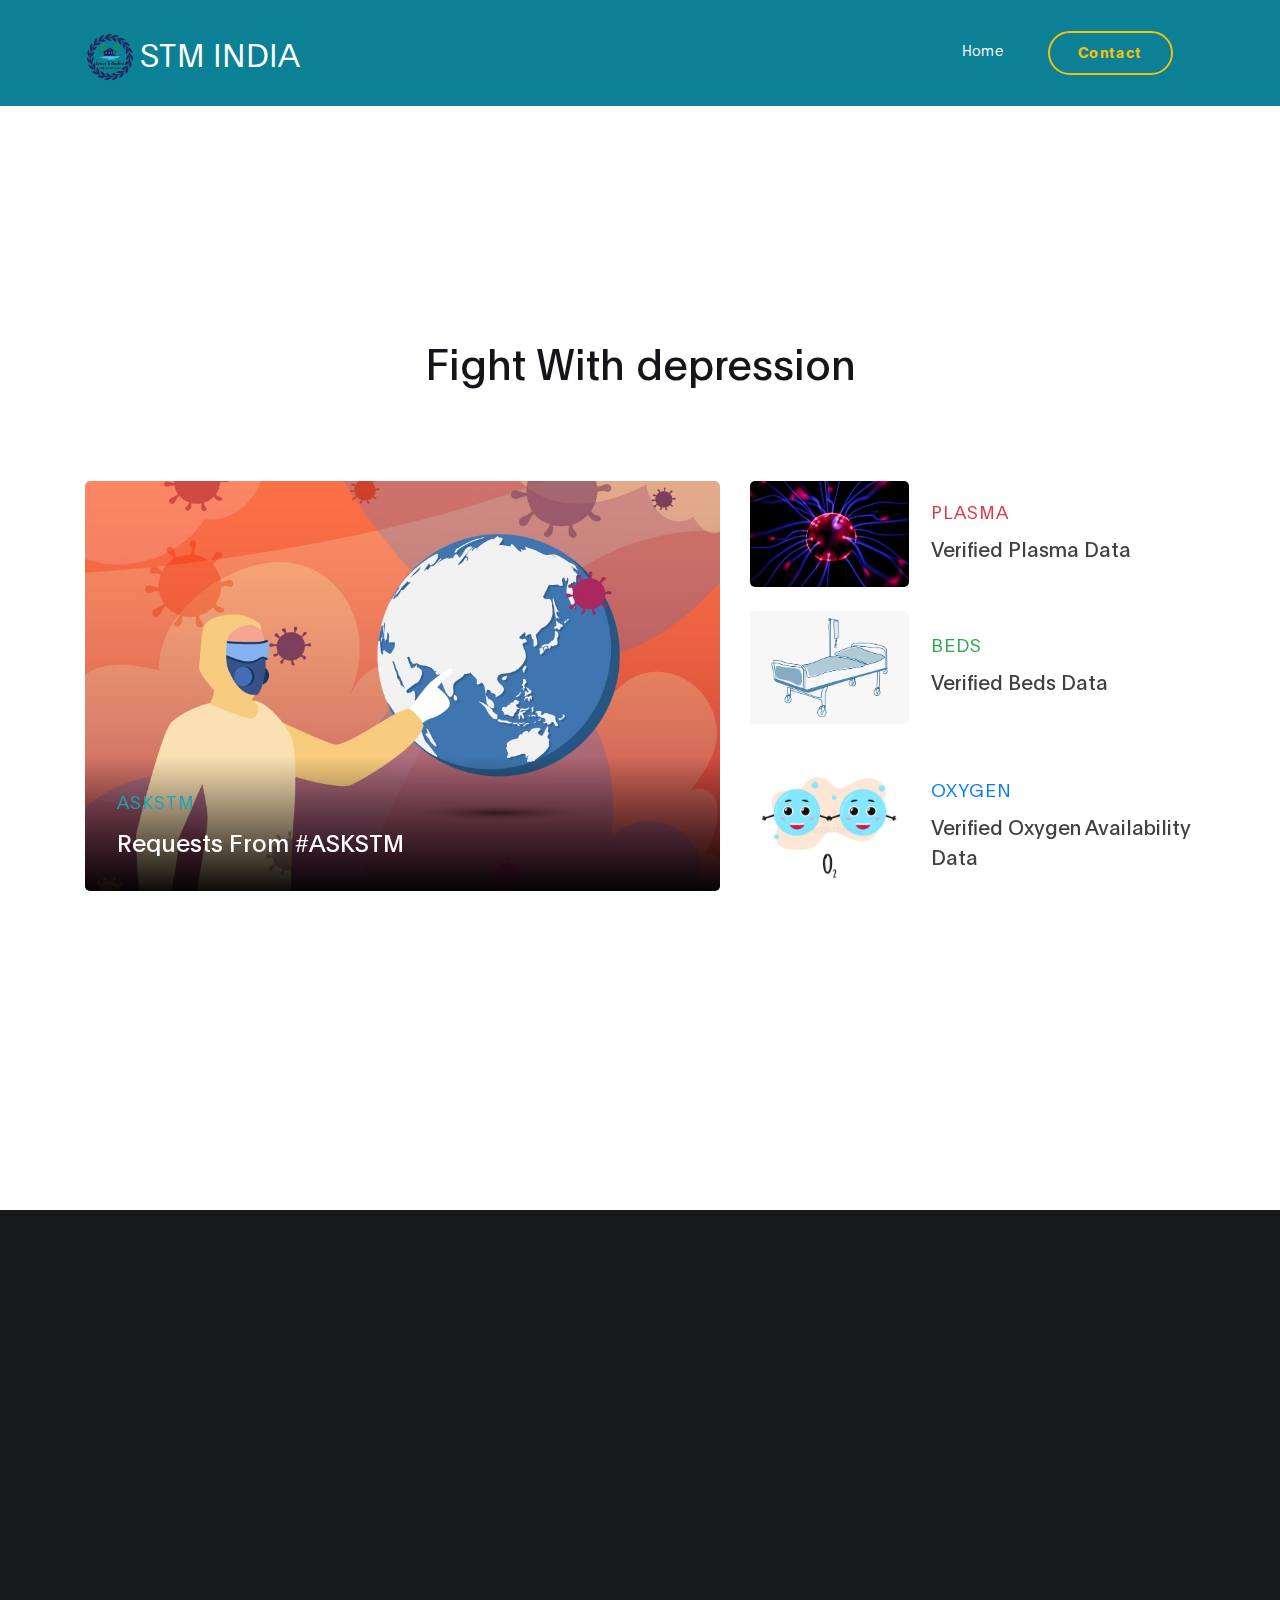
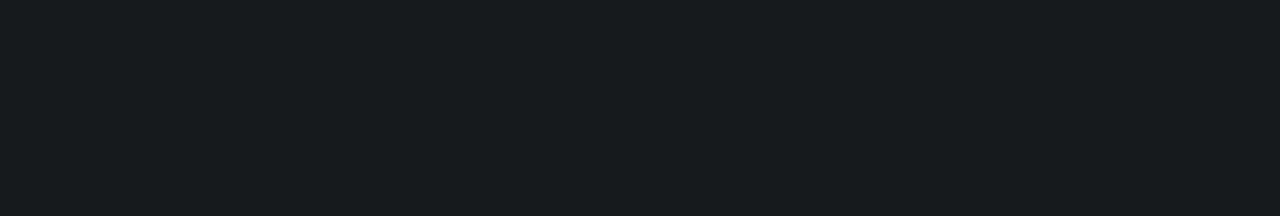
<file: covid_private.html>
<!DOCTYPE html>
<html lang="en">
  <head>
    <title>STM IS WITH STUDENTS</title>
    <meta charset="UTF-8" />
    <meta http-equiv="X-UA-Compatible" content="IE=Edge" />
    <meta
      name="description"
      content="Drop Your Requirements To Us. Our Volunteer Will Contact And Help You To cosult.we never share ur details with any one,all consultations are done privately"
    />
    <meta
      name="keywords"
      content="Covid, STM COVID, submit your requirements for covid, plasma, beds, free doctors consultancy"
    />
    <meta name="author" content="https://stmorg.in" />
    <meta
      name="viewport"
      content="width=device-width, initial-scale=1, maximum-scale=1"
    />

    <link rel="stylesheet" href="css/bootstrap.min.css" />
    <link rel="stylesheet" href="css/font-awesome.min.css" />
    <link rel="stylesheet" href="css/aos.css" />
    <link rel="stylesheet" href="css/owl.carousel.min.css" />
    <link rel="stylesheet" href="css/owl.theme.default.min.css" />

    <link
      rel="apple-touch-icon"
      href="accesories/service_to_man_kind-20200709-0001.jpg"
      sizes="180x180"
    />
    <link
      rel="icon"
      href="accesories/fevicon 32.png"
      sizes="32x32"
      type="image/png"
    />
    <link
      rel="icon"
      href="accesories/fevicon 16.png"
      sizes="16x16"
      type="image/png"
    />
    <link rel="mask-icon" href="accesories/safari-tab.svg" color="#563d7c" />
    <link rel="icon" href="accesories/fevicon 32.ico" />
    <meta name="theme-color" content="#563d7c" />

    <!-- OG Meta Tags to improve the way the post looks when you share the page on LinkedIn, Facebook, Google+ -->
    <meta property="og:site_name" content="COVID.STMORG.IN" />
    <!-- website name -->
    <meta property="og:site" content="http://covid.stmorg.in" />
    <!-- website link -->
    <meta property="og:title" content="STM IS WITH STUDENTS" />
    <!-- title shown in the actual shared post -->
    <meta
      property="og:description"
      content="Drop Your Requirements To Us. Our Volunteer Will Contact And Help You To cosult.we never share ur details with any one,all consultations are done privately"
    />
    <!-- description shown in the actual shared post -->
    <meta property="og:image" content="accesories/covid.jpg" />
    <!-- image link, make sure it's jpg -->
    <meta property="og:url" content="http://covid.stmorg.in" />
    <!-- where do you want your post to link to -->
    <meta property="og:type" content="website" />
    <!-- og end -->

    <!-- MAIN CSS -->
    <link rel="stylesheet" href="css/templatemo-digital-trend.css" />
  </head>
  <body>
    <!-- MENU BAR -->
    <nav class="navbar navbar-expand-lg">
      <div class="container">
        <img
          style="margin-top: 7px; margin-right: 5px"
          src="images/logo.png"
          width="50px"
        />
        <a class="navbar-brand" href="index.html"> STM INDIA </a>

        <button
          class="navbar-toggler"
          type="button"
          data-toggle="collapse"
          data-target="#navbarNav"
          aria-controls="navbarNav"
          aria-expanded="false"
          aria-label="Toggle navigation"
        >
          <span class="navbar-toggler-icon"></span>
        </button>

        <div class="collapse navbar-collapse" id="navbarNav">
          <ul class="navbar-nav ml-auto">
            <li class="nav-item">
              <a href="index" class="nav-link smoothScroll">Home</a>
            </li>
            <!-- <li class="nav-item">
              <a href="#project" class="nav-link smoothScroll">Our Works</a>
            </li>
            <li class="nav-item">
              <a href="blog.html" class="nav-link">Blog</a>
            </li> -->
            <li class="nav-item">
              <a href="contact.html" class="nav-link contact">Contact</a>
            </li>
          </ul>
        </div>
      </div>
    </nav>

    <!-- BLOG -->
    <section class="blog section-padding">
      <div class="container">
        <div class="row">
          <div class="col-lg-12 col-12 py-5 mt-5 mb-3 text-center">
            <h1 class="mb-4" data-aos="fade-up">Fight With depression</h1>
          </div>

          <div class="col-lg-7 col-md-7 col-12 mb-4">
            <div class="blog-header" data-aos="fade-up" data-aos-delay="100">
              <img
                src="accesories/covid.jpg"
                class="img-fluid"
                alt="blog header"
              />

              <div class="blog-header-info">
                <h4 class="blog-category text-info">ASKSTM</h4>

                <h3>
                  <a href="result_private.php">Requests From #ASKSTM</a>
                </h3>
              </div>
            </div>
          </div>

          <div
            class="col-lg-5 col-md-5 col-12 mb-4"
            style="
              align-content: center;
              display: flex;
              flex-direction: column;
              align-items: self-start;
            "
          >
            <div
              class="blog-sidebar d-flex justify-content-center align-items-center"
              data-aos="fade-up"
              data-aos-delay="200"
            >
              <img src="images/plasma.jpg" class="img-fluid" alt="blog" />

              <div class="blog-info">
                <h4 class="blog-category text-danger">Plasma</h4>

                <h5>
                  <a
                    href="https://docs.google.com/spreadsheets/d/1IzGRYTD2fJdz43fQSLetEc45UtTHPWElcxzxl_DnfCY/edit?usp=sharing"
                    >Verified Plasma Data</a
                  >
                </h5>
              </div>
            </div>

            <div
              class="blog-sidebar py-4 d-flex justify-content-center align-items-center"
              data-aos="fade-up"
              data-aos-delay="300"
            >
              <img src="images/beds.png" class="img-fluid" alt="blog" />

              <div class="blog-info">
                <h4 class="blog-category text-success">Beds</h4>

                <h5>
                  <a
                    href="https://docs.google.com/spreadsheets/d/1zcJPm_FdbFo2oq1wVzKokTTXRTGQ5QFeXmPvENAZJOs/edit?usp=sharing"
                    >Verified Beds Data</a
                  >
                </h5>
              </div>
            </div>

            <div
              class="blog-sidebar d-flex justify-content-center align-items-center"
              data-aos="fade-up"
              data-aos-delay="200"
            >
              <img src="images/oxigen.jpg" class="img-fluid" alt="blog" />

              <div class="blog-info">
                <h4 class="blog-category text-primary">Oxygen</h4>

                <h5>
                  <a
                    href="https://docs.google.com/spreadsheets/d/1F2Geyx4AhxdaybNW9oRkvy1YV-7_l-SGwI_hu-yS2VY/edit?usp=sharing"
                    >Verified Oxygen Availability Data</a
                  >
                </h5>
              </div>
            </div>

            <div
              class="blog-sidebar py-4 d-flex justify-content-center align-items-center"
              data-aos="fade-up"
              data-aos-delay="300"
            >
              <img src="images/ventillators.jpg" class="img-fluid" alt="blog" />

              <div class="blog-info">
                <h4 class="blog-category text-success">Ventillators</h4>

                <h5>
                  <a
                    href="https://docs.google.com/spreadsheets/d/1J0FieXJ8Or5x9z69NSpbJeXCzi4rWvVs9c4q9YQRYqo/edit?usp=sharing"
                    >Verified Ventillators Availability Data</a
                  >
                </h5>
              </div>
            </div>
          </div>
        </div>
      </div>
    </section>

    <footer class="site-footer">
      <div class="container">
        <div class="row">
          <div class="col-lg-5 mx-lg-auto col-md-8 col-10">
            <h1 class="text-white" data-aos="fade-up" data-aos-delay="100">
              Your health is your family's happiness.... Take care...
              <strong>STAY HOME STAY SAFE</strong>
            </h1>
          </div>

          <div
            class="col-lg-3 col-md-6 col-12"
            data-aos="fade-up"
            data-aos-delay="200"
          >
            <h4 class="my-4">Contact Info</h4>

            <p class="mb-1">
              <i class="fa fa-phone mr-2 footer-icon"></i>
              +91 7729812798
            </p>

            <!-- <p>
              <a href="#">
                <i class="fa fa-envelope mr-2 footer-icon"></i>
                servicetomankindorganization@gmail.com
              </a>
            </p> -->
          </div>

          <div
            class="col-lg-3 col-md-6 col-12"
            data-aos="fade-up"
            data-aos-delay="300"
          >
            <h4 class="my-4">Address :</h4>

            <p class="mb-1">
              <i class="fa fa-home mr-2 footer-icon"></i>
              H.No - 109/B, Lakshmi Nagar Colony, Suraram, Hyderabad, 500055
            </p>
          </div>

          <div
            class="col-lg-4 mx-lg-auto text-center col-md-8 col-12"
            data-aos="fade-up"
            data-aos-delay="400"
          >
            <p class="copyright-text">
              Copyright &copy; 2021 Stmorg.in
              <br />
            </p>
          </div>

          <!-- <div
            class="col-lg-4 mx-lg-auto col-md-6 col-12"
            data-aos="fade-up"
            data-aos-delay="500"
          >
            <ul class="footer-link">
              <li><a href="#">Stories</a></li>
              <li><a href="#">Work with us</a></li>
              <li><a href="#">Privacy</a></li>
            </ul>
          </div> -->

          <div
            class="col-lg-3 mx-lg-auto col-md-6 col-12"
            data-aos="fade-up"
            data-aos-delay="600"
          >
            <ul class="social-icon">
              <li>
                <a
                  href="https://www.instagram.com/servicetomankindorg/"
                  class="fa fa-instagram"
                ></a>
              </li>
              <li>
                <a href="https:/twitter.com/STM_ORG" class="fa fa-twitter"></a>
              </li>
              <li>
                <a
                  href="https://facebook.com/stmorg.in"
                  class="fa fa-facebook"
                ></a>
              </li>
              <li>
                <a
                  href="https://www.youtube.com/channel/UCbdtIhRfuRYZbAQvM76lBOQ?view_as=subscriber"
                  class="fa fa-youtube"
                ></a>
              </li>
            </ul>
          </div>
        </div>
      </div>
    </footer>

    <!-- SCRIPTS -->
    <script src="js/jquery.min.js"></script>
    <script src="js/bootstrap.min.js"></script>
    <script src="js/aos.js"></script>
    <script src="js/owl.carousel.min.js"></script>
    <script src="js/custom.js"></script>
  </body>
</html>
</file>
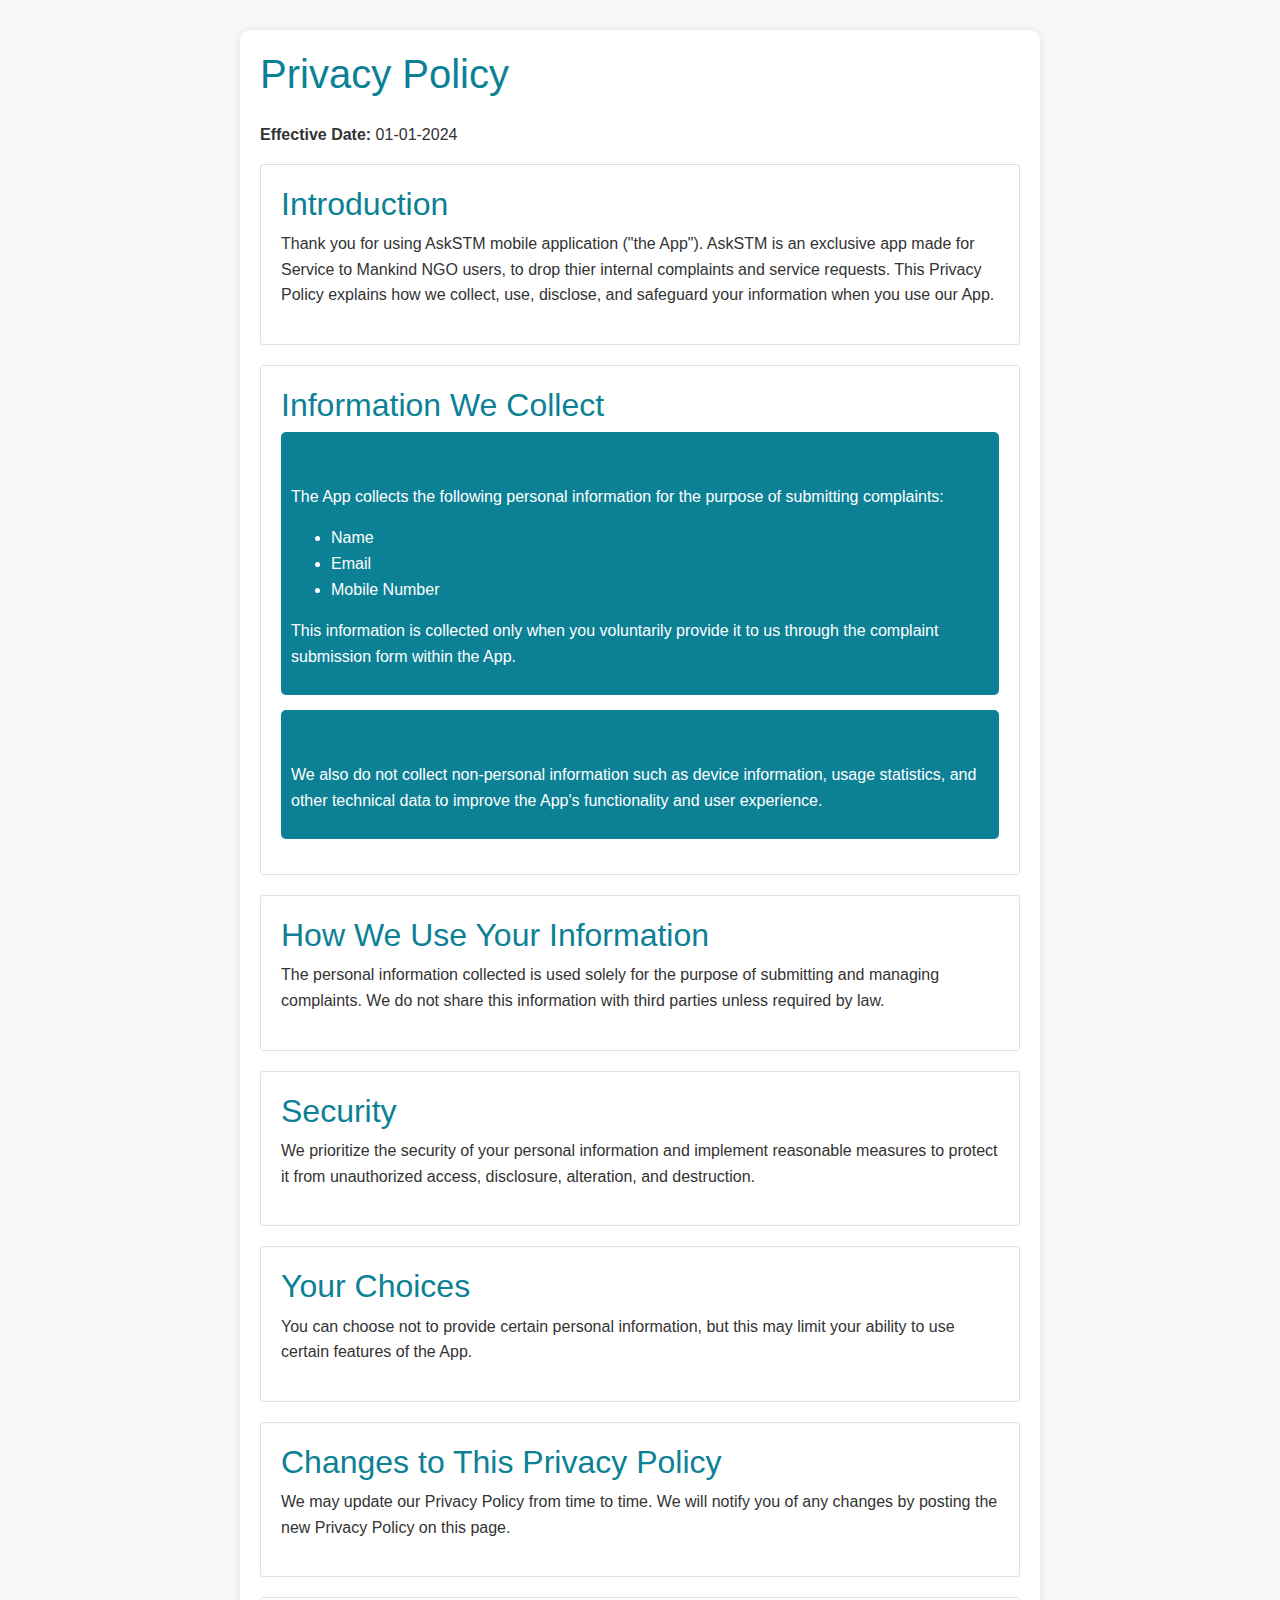
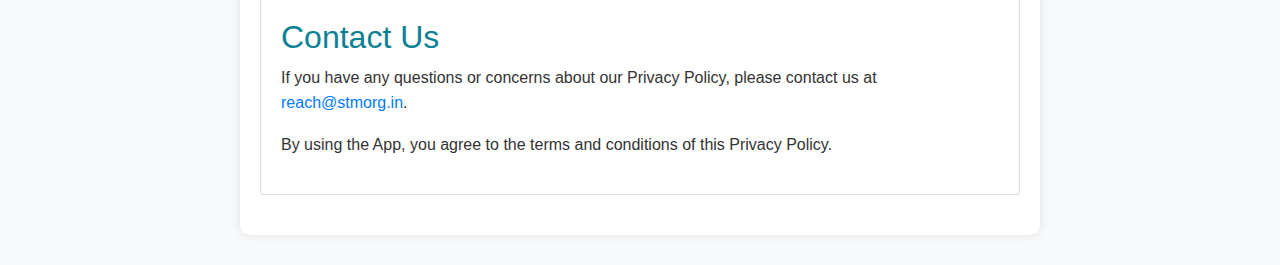
<file: privacy_policy.html>
<!DOCTYPE html>
<html lang="en">
<head>
  <meta charset="UTF-8">
  <meta name="viewport" content="width=device-width, initial-scale=1.0">
  <title>Privacy Policy</title>

  <!-- Bootstrap CSS -->
  <link rel="stylesheet" href="https://stackpath.bootstrapcdn.com/bootstrap/4.3.1/css/bootstrap.min.css">
  <style>
    body {
      font-family: 'Arial', sans-serif;
      line-height: 1.6;
      color: #333;
      background-color: #f8f9fa;
    }

    h1, h2, h3 {
      color: #0c8195;
    }

    .container {
      max-width: 800px;
      margin: 30px auto;
      background-color: #fff;
      padding: 20px;
      border-radius: 10px;
      box-shadow: 0 0 10px rgba(0, 0, 0, 0.1);
    }

    .card {
      margin-bottom: 20px;
    }

    .privacy-point {
      background-color: #0c8195;
      color: #fff;
      padding: 10px;
      margin-bottom: 15px;
      border-radius: 5px;
    }

    table {
      width: 100%;
      border-collapse: collapse;
      margin-top: 20px;
    }

    table, th, td {
      border: 1px solid #ddd;
    }

    th, td {
      padding: 10px;
      text-align: left;
    }

    th {
      background-color: #0c8195;
      color: #fff;
    }
  </style>
</head>
<body>

  <div class="container">
    <h1 class="mb-4">Privacy Policy</h1>

    <p><strong>Effective Date:</strong> 01-01-2024</p>

    <div class="card">
      <div class="card-body">
        <h2>Introduction</h2>
        <p>Thank you for using AskSTM mobile application ("the App"). AskSTM is an exclusive app made for Service to Mankind NGO users, to drop thier internal complaints and service requests. This Privacy Policy explains how we collect, use, disclose, and safeguard your information when you use our App.</p>
      </div>
    </div>

    <div class="card">
      <div class="card-body">
        <h2>Information We Collect</h2>

        <div class="privacy-point">
          <h3>Personal Information</h3>
          <p>The App collects the following personal information for the purpose of submitting complaints:</p>
          <ul>
            <li>Name</li>
            <li>Email</li>
            <li>Mobile Number</li>
          </ul>
          <p>This information is collected only when you voluntarily provide it to us through the complaint submission form within the App.</p>
        </div>

        <div class="privacy-point">
          <h3>Non-personal Information</h3>
          <p>We also do not collect non-personal information such as device information, usage statistics, and other technical data to improve the App's functionality and user experience.</p>
        </div>
      </div>
    </div>

    <div class="card">
      <div class="card-body">
        <h2>How We Use Your Information</h2>
        <p>The personal information collected is used solely for the purpose of submitting and managing complaints. We do not share this information with third parties unless required by law.</p>
      </div>
    </div>

    <div class="card">
      <div class="card-body">
        <h2>Security</h2>
        <p>We prioritize the security of your personal information and implement reasonable measures to protect it from unauthorized access, disclosure, alteration, and destruction.</p>
      </div>
    </div>

    <div class="card">
      <div class="card-body">
        <h2>Your Choices</h2>
        <p>You can choose not to provide certain personal information, but this may limit your ability to use certain features of the App.</p>
      </div>
    </div>

    <div class="card">
      <div class="card-body">
        <h2>Changes to This Privacy Policy</h2>
        <p>We may update our Privacy Policy from time to time. We will notify you of any changes by posting the new Privacy Policy on this page.</p>
      </div>
    </div>

    <div class="card">
      <div class="card-body">
        <h2>Contact Us</h2>
        <p>If you have any questions or concerns about our Privacy Policy, please contact us at <a href="mailto:reach@stmorg.in">reach@stmorg.in</a>.</p>
        <p>By using the App, you agree to the terms and conditions of this Privacy Policy.</p>
      </div>
    </div>

    <!-- <table>
      <thead>
        <tr>
          <th>Privacy Policy Requirements</th>
        </tr>
      </thead>
      <tbody>
        <tr>
          <td>Be linked on your app’s store listing page in Play Console and within the app itself.</td>
        </tr>
        <tr>
          <td>Hold reference to the entity (for example, developer, company) named in the app’s Google Play listing or the app.</td>
        </tr>
        <tr>
          <td>Include a clear labeling as a privacy policy.</td>
        </tr>
      </tbody>
    </table> -->
  </div>

  <!-- Bootstrap JS and dependencies -->
  <script src="https://code.jquery.com/jquery-3.3.1.slim.min.js"></script>
  <script src="https://cdnjs.cloudflare.com/ajax/libs/popper.js/1.14.7/umd/popper.min.js"></script>
  <script src="https://stackpath.bootstrapcdn.com/bootstrap/4.3.1/js/bootstrap.min.js"></script>
</body>
</html>
</file>
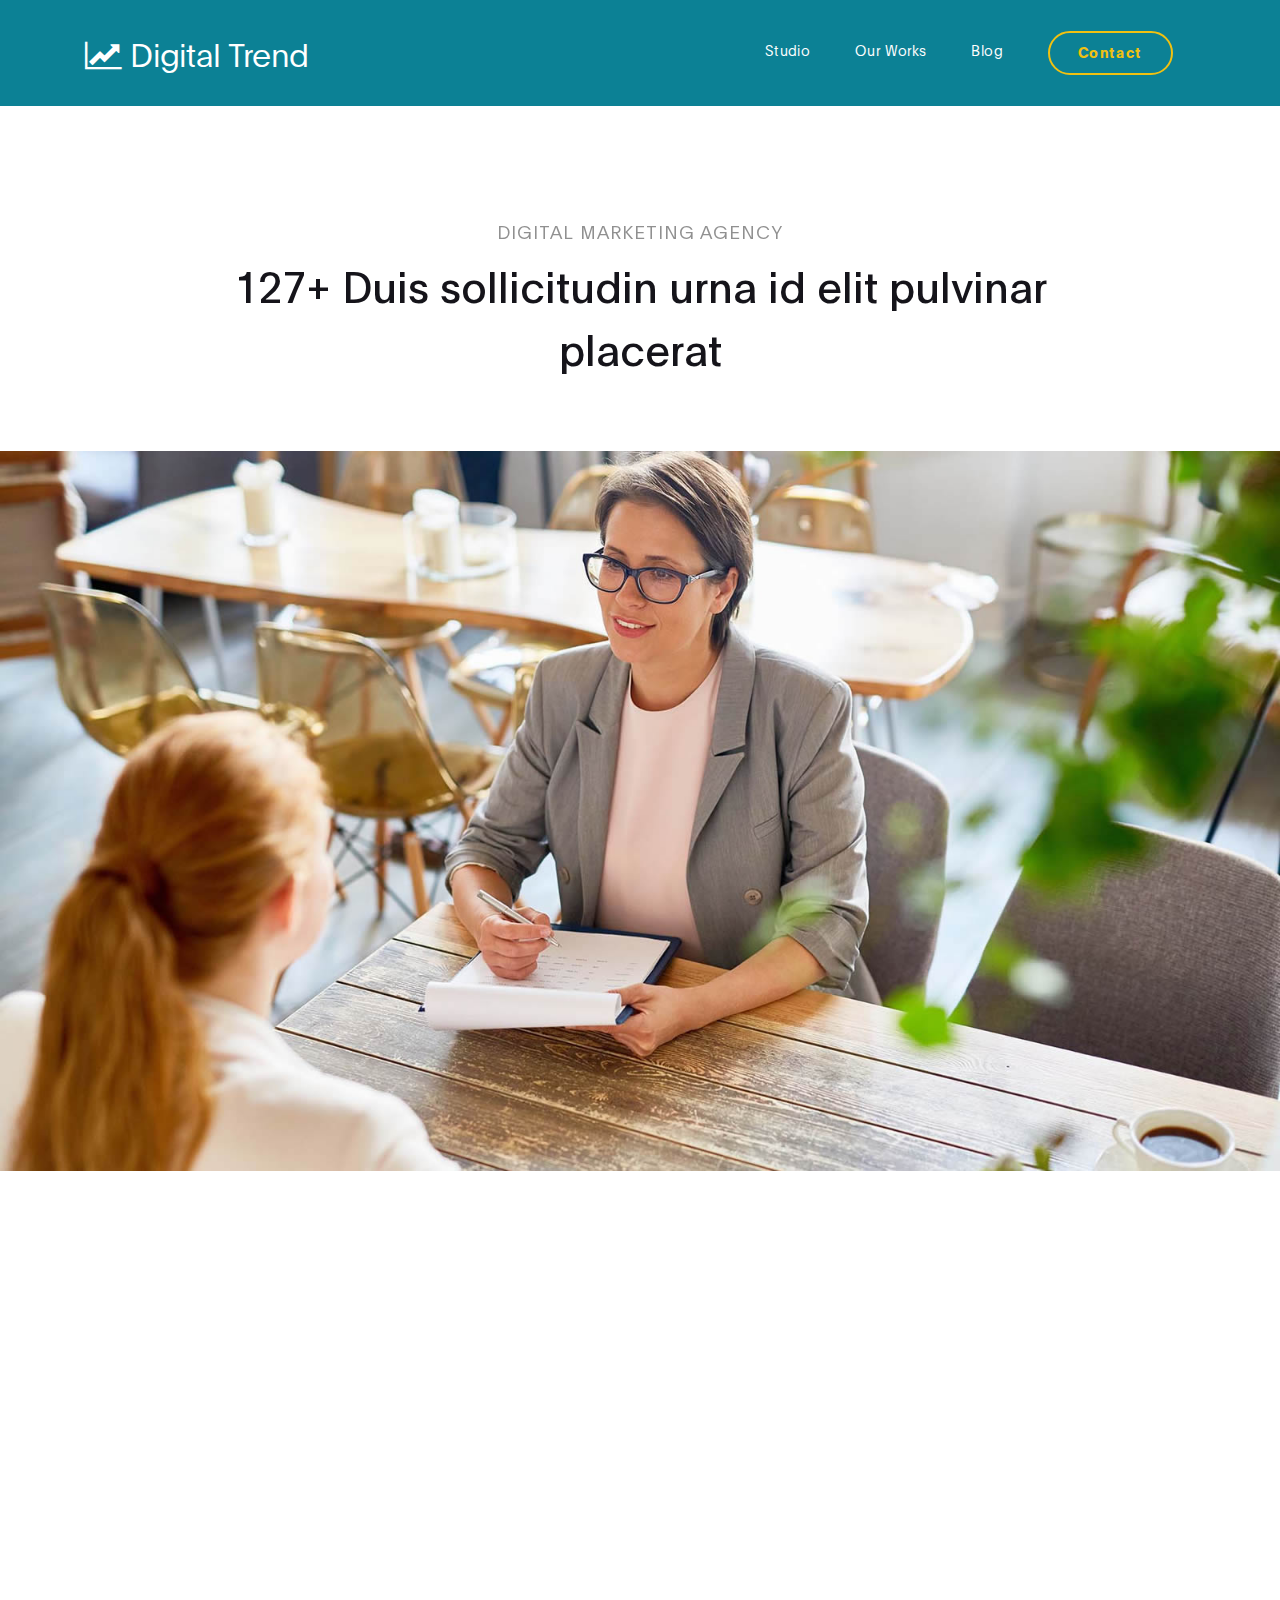
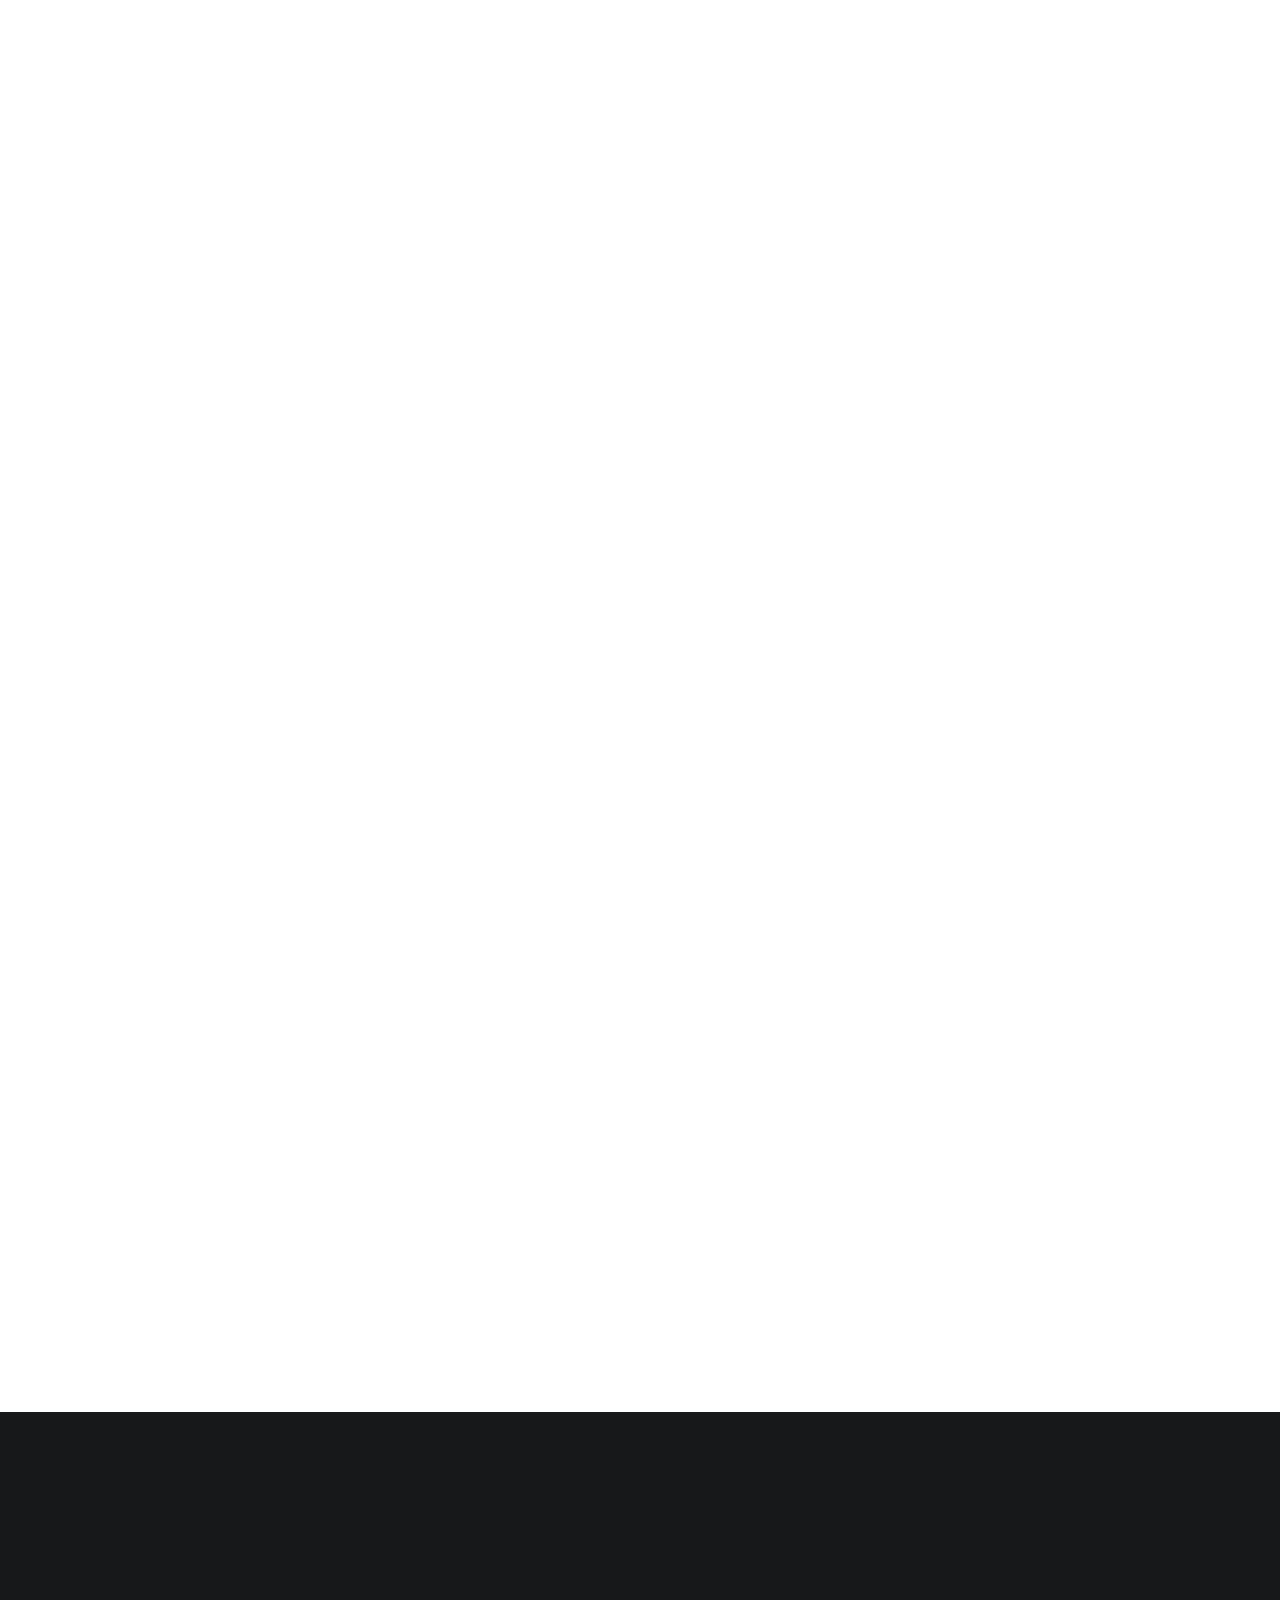
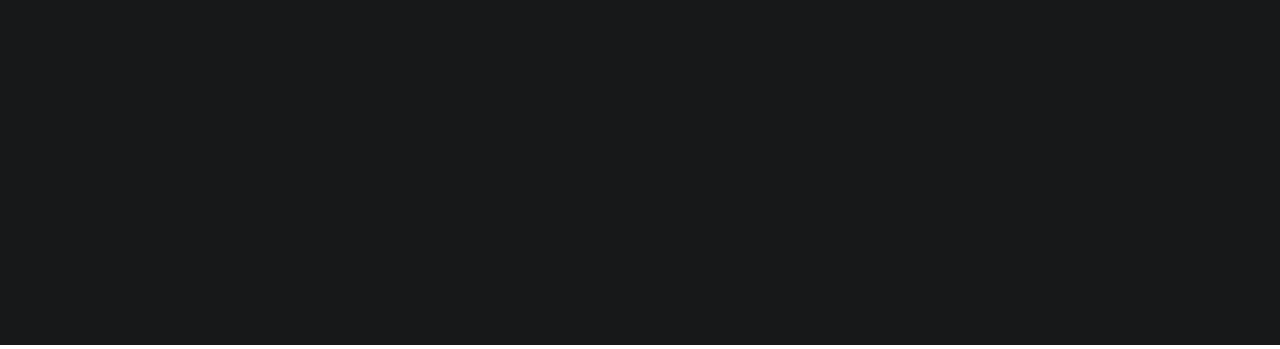
<file: project-detail.html>
<!DOCTYPE html>
<html lang="en">
<head>

     <title>Digital Trend - Project Detail</title>
<!--

DIGITAL TREND

https://templatemo.com/tm-538-digital-trend

-->
     <meta charset="UTF-8">
     <meta http-equiv="X-UA-Compatible" content="IE=Edge">
     <meta name="description" content="">
     <meta name="keywords" content="">
     <meta name="author" content="">
     <meta name="viewport" content="width=device-width, initial-scale=1, maximum-scale=1">

     <link rel="stylesheet" href="css/bootstrap.min.css">
     <link rel="stylesheet" href="css/font-awesome.min.css">
     <link rel="stylesheet" href="css/aos.css">
     <link rel="stylesheet" href="css/owl.carousel.min.css">
     <link rel="stylesheet" href="css/owl.theme.default.min.css">

     <!-- MAIN CSS -->
     <link rel="stylesheet" href="css/templatemo-digital-trend.css">

</head>
<body>

     <!-- MENU BAR -->
    <nav class="navbar navbar-expand-lg position-relative">
        <div class="container">
            <a class="navbar-brand" href="index.html">
              <i class="fa fa-line-chart"></i>
              Digital Trend
            </a>

            <button class="navbar-toggler" type="button" data-toggle="collapse" data-target="#navbarNav" aria-controls="navbarNav" aria-expanded="false"
                aria-label="Toggle navigation">
                <span class="navbar-toggler-icon"></span>
            </button>

            <div class="collapse navbar-collapse" id="navbarNav">
                <ul class="navbar-nav ml-auto">
                    <li class="nav-item">
                        <a href="index.html#about" class="nav-link">Studio</a>
                    </li>
                    <li class="nav-item">
                        <a href="index.html#project" class="nav-link">Our Works</a>
                    </li>
                    <li class="nav-item">
                        <a href="blog.html" class="nav-link">Blog</a>
                    </li>
                    <li class="nav-item">
                        <a href="contact.html" class="nav-link contact">Contact</a>
                    </li>
                </ul>
            </div>
        </div>
    </nav>


     <!-- PROJECT DETAIL -->
     <section class="project-detail section-padding-half">
          <div class="container">
               <div class="row">

                    <div class="col-lg-9 mx-auto col-md-10 col-12 mt-lg-5 text-center" data-aos="fade-up">

                      <h4>Digital Marketing Agency</h4>

                      <h1>127+ Duis sollicitudin urna id elit pulvinar placerat</h1>
                    </div>

               </div>
          </div>
     </section>

     <div class="full-image text-center" data-aos="zoom-in">
       <img src="images/project/project-detail/interview-process.jpg" class="img-fluid" alt="interview process">
     </div>

     <!-- PROJECT DETAIL -->
     <section class="project-detail section-padding">
          <div class="container">
               <div class="row">

                  <div class="col-lg-6 col-md-6 col-12 mb-5">

                      <img src="images/project/project-detail/personal-website.png" class="img-fluid" alt="personal website" data-aos="fade-up">
                    </div>

                    <div class="col-lg-5 col-md-6 mr-lg-auto mt-lg-5 col-12" data-aos="fade-up" data-aos-delay="200">

                      <h2>Pellentesque pretium interdum</h2>

                      <p class="mt-3 mb-4">Nunc sapien nulla, interdum at diam non, aliquam vestibulum leo. Fusce laoreet malesuada ante, consectetur consequat.</p>

                      <ul class="list-detail">
                        <li><span>Curabitur commodo a sapien non</span></li>
                        <li><span>Sed facilisis convallis turpis</span></li>
                        <li><span>Quisque placerat augue neque</span></li>
                        <li><span>Nullam fringilla arcu a tortor</span></li>
                      </ul>
                    </div>
               </div>

              <div class="col-lg-12 col-12">
                <div class="embed-responsive embed-responsive-16by9 my-5 py-5" data-aos="fade-up">
                    <iframe class="embed-responsive-item" width="800" height="450" src="https://www.youtube.com/embed/myVN26Vx4MU?controls=0" frameborder="0" allow="accelerometer; autoplay; encrypted-media; gyroscope; picture-in-picture" allowfullscreen></iframe>
                </div>
              </div>

              <div class="col-lg-9 mx-auto col-12" data-aos="fade-up">
                <div class="client-info mt-lg-5 py-lg-5">
                    <h3>Curabitur egestas mollis tellus sit amet porttitor. Sed leo nisl, posuere at molestie ac, suscipit auctor mauris. Etiam quis metus elementum, tempor risus vel.</h3>

                    <div class="d-flex align-items-center mt-3">
                      <img src="images/project/project-detail/male-avatar.png" class="img-fluid" alt="male avatar">

                      <p>Angelo Sharp, Creative Director</p>
                    </div>
                </div>
              </div>
          </div>
     </section>


    <footer class="site-footer">
      <div class="container">
        <div class="row">

          <div class="col-lg-5 mx-lg-auto col-md-8 col-10">
            <h1 class="text-white" data-aos="fade-up" data-aos-delay="100">We make creative <strong>brands</strong> only.</h1>
          </div>

          <div class="col-lg-3 col-md-6 col-12" data-aos="fade-up" data-aos-delay="200">
            <h4 class="my-4">Contact Info</h4>

            <p class="mb-1">
              <i class="fa fa-phone mr-2 footer-icon"></i> 
              +99 080 070 4224
            </p>

            <p>
              <a href="#">
                <i class="fa fa-envelope mr-2 footer-icon"></i>
                hello@company.com
              </a>
            </p>
          </div>

          <div class="col-lg-3 col-md-6 col-12" data-aos="fade-up" data-aos-delay="300">
            <h4 class="my-4">Our Studio</h4>

            <p class="mb-1">
              <i class="fa fa-home mr-2 footer-icon"></i> 
              Av. Lúcio Costa - Barra da Tijuca, Rio de Janeiro - RJ, Brazil
            </p>
          </div>

          <div class="col-lg-4 mx-lg-auto text-center col-md-8 col-12" data-aos="fade-up" data-aos-delay="400">
            <p class="copyright-text">Copyright &copy; 2020 Your Company
            <br>
            <a rel="nofollow noopener" href="https://templatemo.com">Design: TemplateMo</a></p>
          </div>

          <div class="col-lg-4 mx-lg-auto col-md-6 col-12" data-aos="fade-up" data-aos-delay="500">
            
            <ul class="footer-link">
              <li><a href="#">Stories</a></li>
              <li><a href="#">Work with us</a></li>
              <li><a href="#">Privacy</a></li>
            </ul>
          </div>

          <div class="col-lg-3 mx-lg-auto col-md-6 col-12" data-aos="fade-up" data-aos-delay="600">
            <ul class="social-icon">
              <li><a href="#" class="fa fa-instagram"></a></li>
              <li><a href="#" class="fa fa-twitter"></a></li>
              <li><a href="#" class="fa fa-dribbble"></a></li>
              <li><a href="#" class="fa fa-behance"></a></li>
            </ul>
          </div>

        </div>
      </div>
    </footer>


     <!-- SCRIPTS -->
     <script src="js/jquery.min.js"></script>
     <script src="js/bootstrap.min.js"></script>
     <script src="js/aos.js"></script>
     <script src="js/owl.carousel.min.js"></script>
     <script src="js/custom.js"></script>

</body>
</html>
</file>
<file: css/templatemo-digital-trend.css>
/*

DIGITAL TREND

https://templatemo.com/tm-538-digital-trend

*/
  
  @font-face {
      font-family: 'Plain-Regular';
      src: url('../fonts/Plain-Regular.woff2') format('woff2'),
          url('../fonts/Plain-Regular.woff') format('woff');
      font-weight: normal;
      font-style: normal;
  }

  @font-face {
      font-family: 'Plain-Light';
      src: url('../fonts/Plain-Light.woff2') format('woff2'),
          url('../fonts/Plain-Light.woff') format('woff');
      font-weight: bold;
      font-style: normal;
  }

  @font-face {
      font-family: 'Plain-Bold';
      src: url('../fonts/Plain-Bold.woff2') format('woff2'),
          url('../fonts/Plain-Bold.woff') format('woff');
      font-weight: bold;
      font-style: normal;
  }

  :root {
    --primary-color:        #057a8d;
    --secondary-color:      #f1c111;
    --white-color:          #ffffff;
    --dark-color:           #171819;
    --project-bg:           #f0f8ff;
    --menu-bg:              #0c8195;

    --title-color:          #15141a;
    --gray-color:           #909090;
    --link-color:           #404040;
    --p-color:              #666262;

    --base-font-family:     'Plain-Light', sans-serif;
    --title-font-family:    'Plain-Regular', sans-serif;
    --font-bold-family:     'Plain-Bold', sans-serif;
    --font-weight-bold:     bold;

    --h1-font-size:         42px;
    --h2-font-size:         32px;
    --h3-font-size:         24px;
    --p-font-size:          18px;
    --base-font-size:       16px;
    --menu-font-size:       14px;

    --border-radius-large:  100px;
    --border-radius-small:  5px;
  }

  body {
    background: var(--white-color);
    font-family: var(--base-font-family);
  }


  /*---------------------------------------
     TYPOGRAPHY              
  -----------------------------------------*/

  h1,h2,h3,h4,h5,h6 {
    font-family: var(--title-font-family);
    line-height: inherit;
  }

  h1 {
    color: var(--title-color);
    font-size: var(--h1-font-size);
  }

  h2 {
    font-size: var(--h2-font-size);
    font-weight: 100;
  }

  h3 {
    font-size: var(--h3-font-size);
    font-weight: 100;
    margin-bottom: 0;
  }

  h4 {
    color: var(--gray-color);
    font-family: var(--base-font-family);
    font-size: var(--p-font-size);
    letter-spacing: 1px;
    text-transform: uppercase;
  }

  p {
    color: var(--p-color);
    font-size: var(--p-font-size);
    line-height: 1.5em;
  }

  b, 
  strong {
    letter-spacing: 0;
    color: var(--secondary-color);
  }


  /*  BLOCKQUOTES */
  .quote {
    position: relative;
    margin: 0;
  }

  .quote::after {
    content: "“";
    position: absolute;
    bottom: -80px;
    left: 20px;
    font-family: times;
    color: var(--gray-color);
    font-weight: var(--font-weight-bold);
    font-size: 14em;
    line-height: 0;
    opacity: 0.10;
  }

  blockquote {
    border-left: 5px solid rgba(0,0,0,0.05);
    display: block;
    margin: 42px 0;
    padding: 14px 22px;
    color: rgba(0,0,0,0.5);
  }


  /* BUTTON */
  .custom-btn {
    background: transparent;
    border: 2px solid var(--dark-color);
    border-radius: var(--border-radius-large);
    padding: 12px 26px 14px 26px;
    color: var(--dark-color);
    font-family: var(--title-font-family);
    font-size: var(--p-font-size);
    white-space: nowrap;
  }

  .custom-btn.btn-bg {
    background: var(--white-color);
    color: var(--primary-color);
    border-color: transparent;
	transition: all .3s ease;
  }
  
  .custom-btn:hover,
  .custom-btn:focus {
    background: var(--dark-color);
    color: var(--white-color);
    border-color: transparent;
  }


  /*---------------------------------------
     GENERAL               
  -----------------------------------------*/

  * {
    -webkit-box-sizing: border-box;
    -moz-box-sizing: border-box;
    box-sizing: border-box;
  }

  *::before,
  *::after {
    -webkit-box-sizing: border-box;
    -moz-box-sizing: border-box;
    box-sizing: border-box;
  }

  a {
    color: var(--link-color);
    font-weight: normal;
    text-decoration: none;
  }

  a:hover, 
  a:active, 
  a:focus {
    color: var(--secondary-color);
    outline: none;
    text-decoration: none;
  }

  ::selection {
    background: var(--secondary-color);
    color: var(--white-color);
  }

  .section-padding {
    padding: 8em 0;
  }
  .section-padding-half {
    padding: 4em 0;
  }

  .google-map iframe {
    display: block;
    width: 100%;
  }



  /*---------------------------------------
    MENU             
  -----------------------------------------*/

  .navbar {
    background: var(--menu-bg);
    z-index: 2;
    top: 0;
    right: 0;
    left: 0;
    padding: 1.5em;
  }

  .navbar-brand {
    color: var(--white-color);
    font-size: var(--h2-font-size);
  }

  .nav-link {
    color: var(--white-color);
    font-size: var(--menu-font-size);
    letter-spacing: 0.4px;
    margin: 0 1.6em;
    padding: 0.6em;
  }

  .nav-link.active,
  .nav-link:hover {
    color: var(--secondary-color);
  }

  .navbar-expand-lg .navbar-nav .nav-link {
    padding-right: 0;
    padding-left: 0;
  }

  .navbar-expand-lg .navbar-nav .nav-link.contact {
    border: 2px solid var(--secondary-color);
    border-radius: var(--border-radius-large);
    color: var(--secondary-color);
    font-family: var(--font-bold-family);
    padding: 0.6em 2em 0.8em 2em;
  }

  .navbar-expand-lg .navbar-nav .nav-link.contact:hover,
  .navbar-expand-lg .navbar-nav .nav-link.contact.active {
    background: var(--secondary-color);
    color: var(--white-color);
  }

  .navbar-nav .navbar-toggler-icon {
    background: none;
  }

  .navbar-toggler {
    border: 0;
    padding: 0;
    cursor: pointer;
    margin: 0 10px 0 0;
    width: 30px;
    height: 35px;
    outline: none;
  }

  .navbar-toggler:focus {
    outline: none;
  }

  .navbar-toggler[aria-expanded="true"] .navbar-toggler-icon {
    background: transparent;
  }

  .navbar-toggler[aria-expanded="true"] .navbar-toggler-icon::before,
  .navbar-toggler[aria-expanded="true"] .navbar-toggler-icon::after {
    transition: top 300ms 50ms ease, -webkit-transform 300ms 350ms ease;
    transition: top 300ms 50ms ease, transform 300ms 350ms ease;
    transition: top 300ms 50ms ease, transform 300ms 350ms ease, -webkit-transform 300ms 350ms ease;
    top: 0;
  }

  .navbar-toggler[aria-expanded="true"] .navbar-toggler-icon::before {
    transform: rotate(45deg);
  }

  .navbar-toggler[aria-expanded="true"] .navbar-toggler-icon::after {
    transform: rotate(-45deg);
  }

  .navbar-toggler .navbar-toggler-icon {
    background: var(--white-color);
    transition: background 10ms 300ms ease;
    display: block;
    width: 30px;
    height: 2px;
    position: relative;
  }

  .navbar-toggler .navbar-toggler-icon::before,
  .navbar-toggler .navbar-toggler-icon::after {
    transition: top 300ms 350ms ease, -webkit-transform 300ms 50ms ease;
    transition: top 300ms 350ms ease, transform 300ms 50ms ease;
    transition: top 300ms 350ms ease, transform 300ms 50ms ease, -webkit-transform 300ms 50ms ease;
    position: absolute;
    right: 0;
    left: 0;
    background: var(--white-color);
    width: 30px;
    height: 2px;
    content: '';
  }

  .navbar-toggler .navbar-toggler-icon::before {
    top: -8px;
  }

  .navbar-toggler .navbar-toggler-icon::after {
    top: 8px;
  }



  /*---------------------------------------
     HERO              
  -----------------------------------------*/

  .hero {
    position: relative;
    padding: 5em 0;
    overflow: hidden;
  }

  .hero-bg {
    background: linear-gradient(170deg, var(--primary-color) 64%, var(--white-color) 30%);
  }

  .hero-image {
    position: relative;
    top: 2em;
  }



  /*---------------------------------------
     PROJECT              
  -----------------------------------------*/

  .project {
    background: var(--project-bg);
  }

  .project-wrapper {
    position: relative;
  }

  .project-wrapper img {
    border-radius: var(--border-radius-small);
  }

  .project-info {
    background: var(--white-color);
    border-radius: var(--border-radius-small);
    position: absolute;
    bottom: 32px;
    right: 32px;
    left: 32px;
    width: 90%;
    padding: 32px;
  }

  .project-info small {
    font-family: Plain-Bold;
    color: var(--gray-color);
    position: relative;
    top: 2px;
  }

  .project-info a {
    color: var(--primary-color);
  }

  .project-info .project-icon {
    background: var(--primary-color);
  }

  .project-icon {
    position: absolute;
    right: 30px;
    top: 40px;
    background: var(--dark-color);
    border-radius: var(--border-radius-large);
    color: var(--white-color);
    font-size: var(--h2-font-size);
    width: 40px;
    height: 40px;
    line-height: 40px;
    text-align: center;
    padding-left: 5px;
  }

  .owl-theme .owl-dots .owl-dot {
    outline: none;
  }

  .owl-theme .owl-dots .owl-dot span {
    background: var(--gray-color);
    width: 50px;
    height: 3px;
    margin:  35px 5px;
  }

  .owl-theme .owl-dots .owl-dot.active span, 
  .owl-theme .owl-dots .owl-dot:hover span {
    background: var(--secondary-color);
  }

  .list-detail {
    margin-left: 1em;
    padding-left: 1em;
    position: relative;
  }

  .list-detail li {
    display: block;
    list-style: none;
    margin: 0.6em 0 0 0.8em;
  }

  .list-detail li::before {
    content: "";
    width: 0;
    height: 0;
    border-width: 0 16px 16px 0;
    border-color: transparent var(--secondary-color) transparent transparent;
    border-style: solid;
    position: absolute;
    left: 0;
  }

  .list-detail span {
    position: relative;
    bottom: 5px;
  }

  .client-info img {
    width: 100px;
    margin-right: 1em;
  }



  /*---------------------------------------
      ABOUT            
  -----------------------------------------*/

  .about {
    position: relative;
    overflow: hidden;
  }

  .about-image img {
    display: block;
    margin: 0 auto;
  }



  /*---------------------------------------
      BLOG            
  -----------------------------------------*/

  .blog-header {
    border-radius: var(--border-radius-small);
    position: relative;
    overflow: hidden;
  }

  .blog-header img {
    border-radius: var(--border-radius-small);
    display: block;
  }

  .blog-header-info {
    background: linear-gradient(transparent,rgba(0,0,0,0.95));
    position: absolute;
    right: 0;
    left: 0;
    bottom: 0;
    padding: 2em;
  }

  .blog-header-info h3 {
    max-width: 80%;
  }

  .blog-header-info a {
    color: var(--white-color);
  }

  .blog-header-info a:hover {
    color: var(--secondary-color);
  }

  .blog-sidebar img {
    border-radius: var(--border-radius-small);
    width: 159px;
    margin-right: 22px;
  }

  .blog-sidebar h3 {
    font-size: 18px;
  }



  /*---------------------------------------
     CONTACT              
  -----------------------------------------*/

  .newsletter-form .form-control,
  .contact-form .form-control {
    box-shadow: none;
    background: var(--project-bg);
    border: 0;
    padding: 1.7em 1.3em;
    margin: 14px 0;
  }

  .newsletter-form button,
  .contact-form #submit-button {
    background: var(--primary-color);
    border-radius: var(--border-radius-large);
    color: var(--white-color);
    cursor: pointer;
    font-size: var(--p-font-size);
    line-height: 0px;
    padding: 1.5em 1.3em;
  }

  .newsletter-form button {
    background: var(--secondary-color);
  }



  /*---------------------------------------
     FOOTER              
  -----------------------------------------*/

  .site-footer {
    background: var(--dark-color);
    padding: 7em 0 6em 0;
  }

  .site-footer a {
    color: var(--p-color);
  }

  .site-footer a:hover,
  .footer-icon {
    color: var(--secondary-color);
  }

  .footer-link li {
    display: inline-block;
    list-style: none;
    margin: 0 10px;
  }

  .copyright-text,
  .footer-link,
  .site-footer .social-icon {
    margin-top: 6em;
  }

  .copyright-text {
    margin-top: 5.3em;
  }



  /*---------------------------------------
     SOCIAL ICON              
  -----------------------------------------*/

  .social-icon {
    position: relative;
    padding: 0;
    margin: 4em 0 0 0;
  }

  .social-icon li {
    display: inline-block;
    list-style: none;
  }

  .social-icon li a {
    text-decoration: none;
    display: inline-block;
    font-size: var(--base-font-size);
    margin: 10px;
    text-align: center;
  }



  /*---------------------------------------
     RESPONSIVE STYLES              
  -----------------------------------------*/

  @media screen and (min-width: 1200px) {

    .about-info h2 {
      max-width: 70%;
    }
  }

  @media screen and (min-width: 991px) {

    .project h2 {
      max-width: 32%;
      margin: 0 auto;
    }
  }

  @media screen and (max-width: 991px) {

    .hero {
      padding-top: 14em;
    }

    .hero-text {
      bottom: 2em;
    }

    .navbar {
      padding: 1em;
    }

    .navbar-collapse {
      text-align: center;
      padding: 2.5em 0;
    }

    .nav-link {
      display: inline-block;
    }

    .navbar-expand-lg .navbar-nav .nav-link.contact {
      margin: 1em 0;
    }

    .copyright-text, 
    .footer-link, 
    .site-footer .social-icon {
      margin-top: 3em;
      padding: 0;
      text-align: left;
    }
  }

  @media screen and (max-width: 767px) {

    h1 {
      font-size: 36px;
    }

    h2 {
      font-size: 28px;
    }

    h3 {
      font-size: 22px;
    }

    .project-info {
      right: 0;
      left: 0;
      margin: 0 auto;
    }

    .footer-link, 
    .site-footer .social-icon {
      margin-top: 1em;
    }

    .copyright-text {
      margin: 2.5em 0 1em 0;
    }

    .footer-link li {
      margin-left: 0;
    }
  }
</file>
